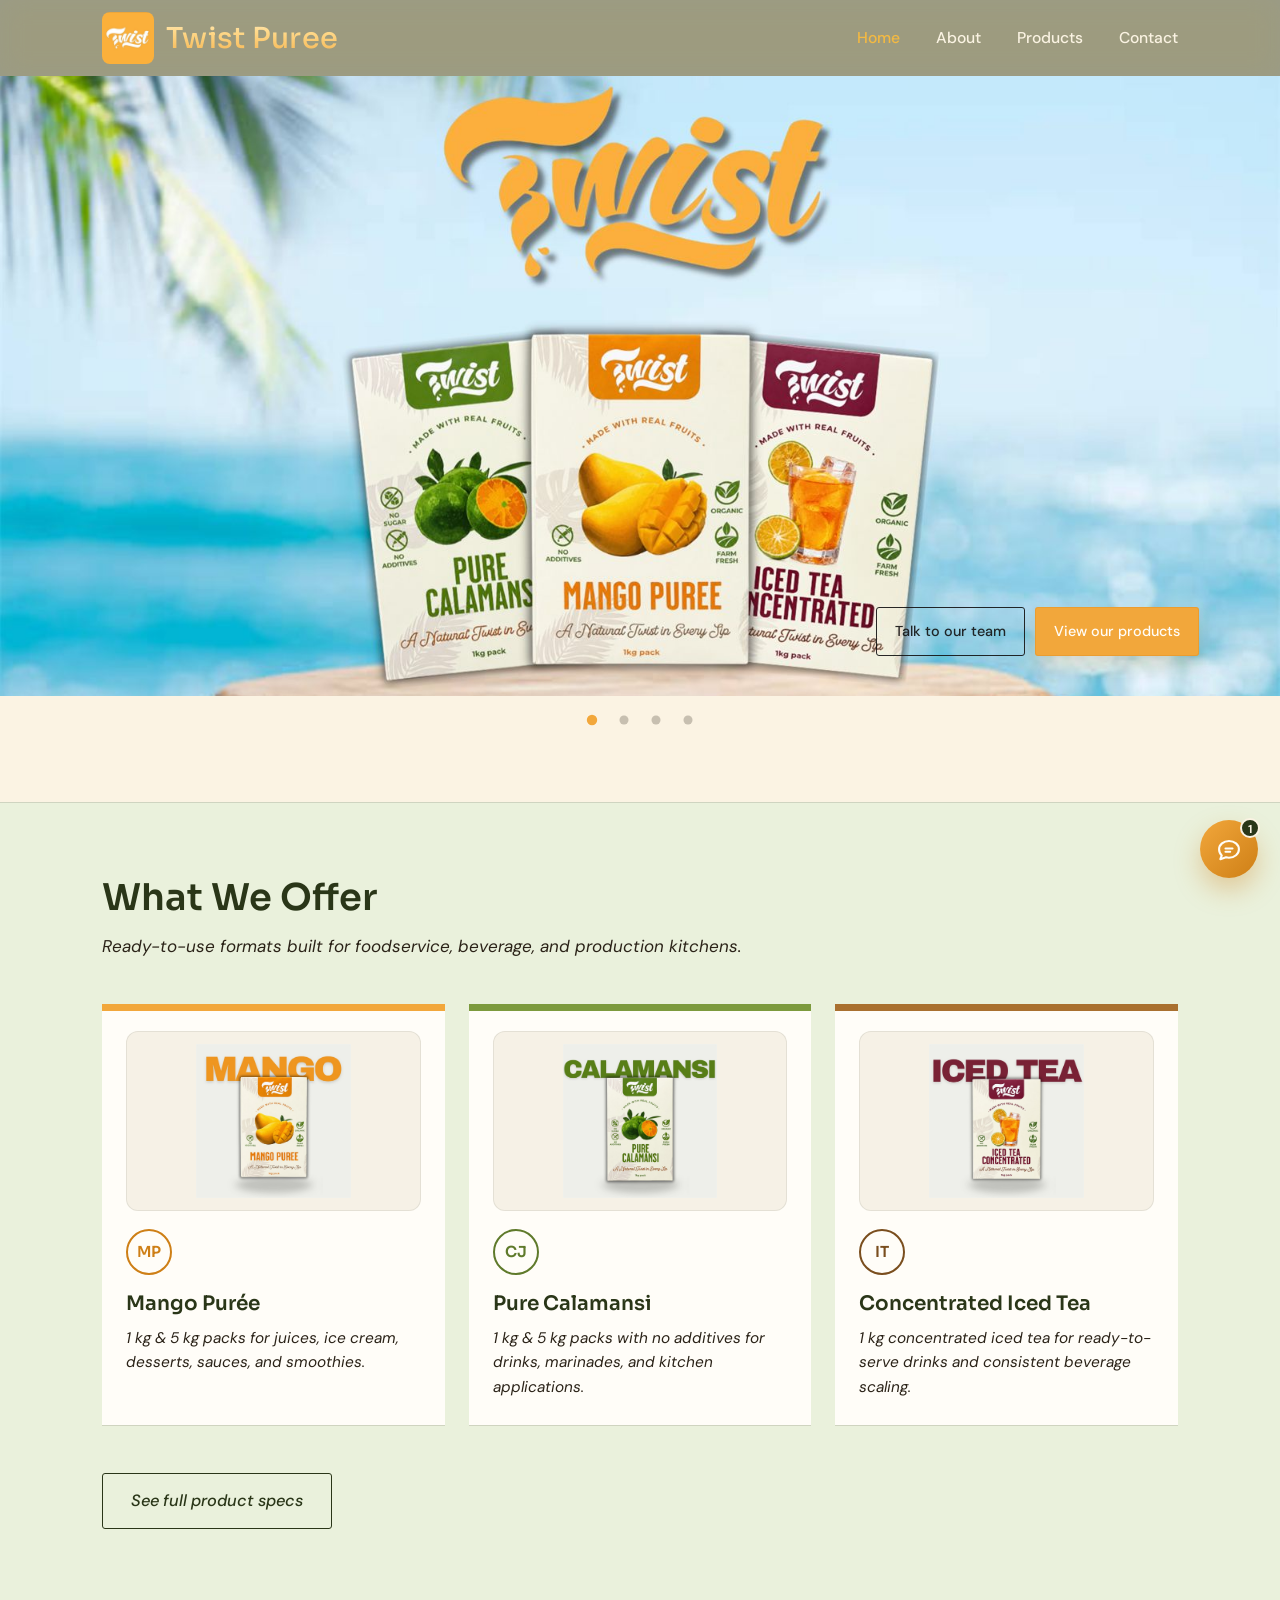
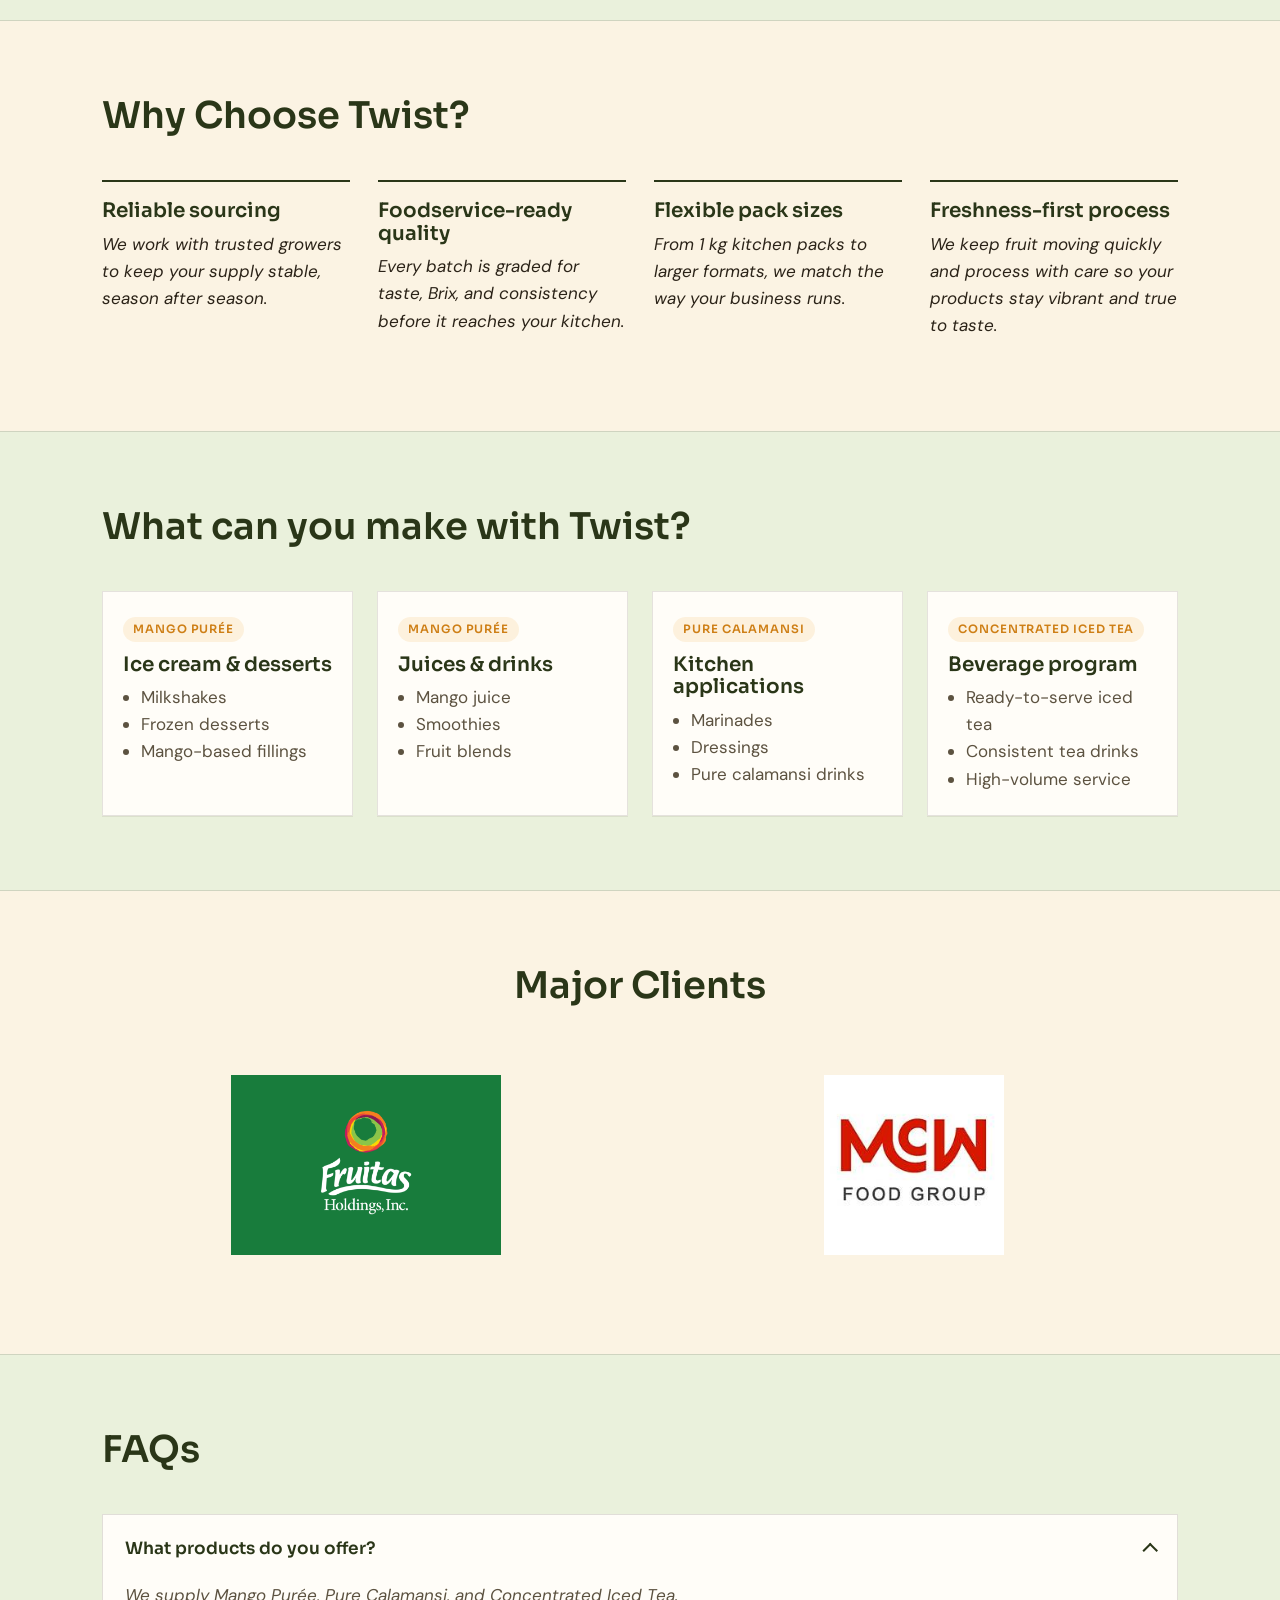
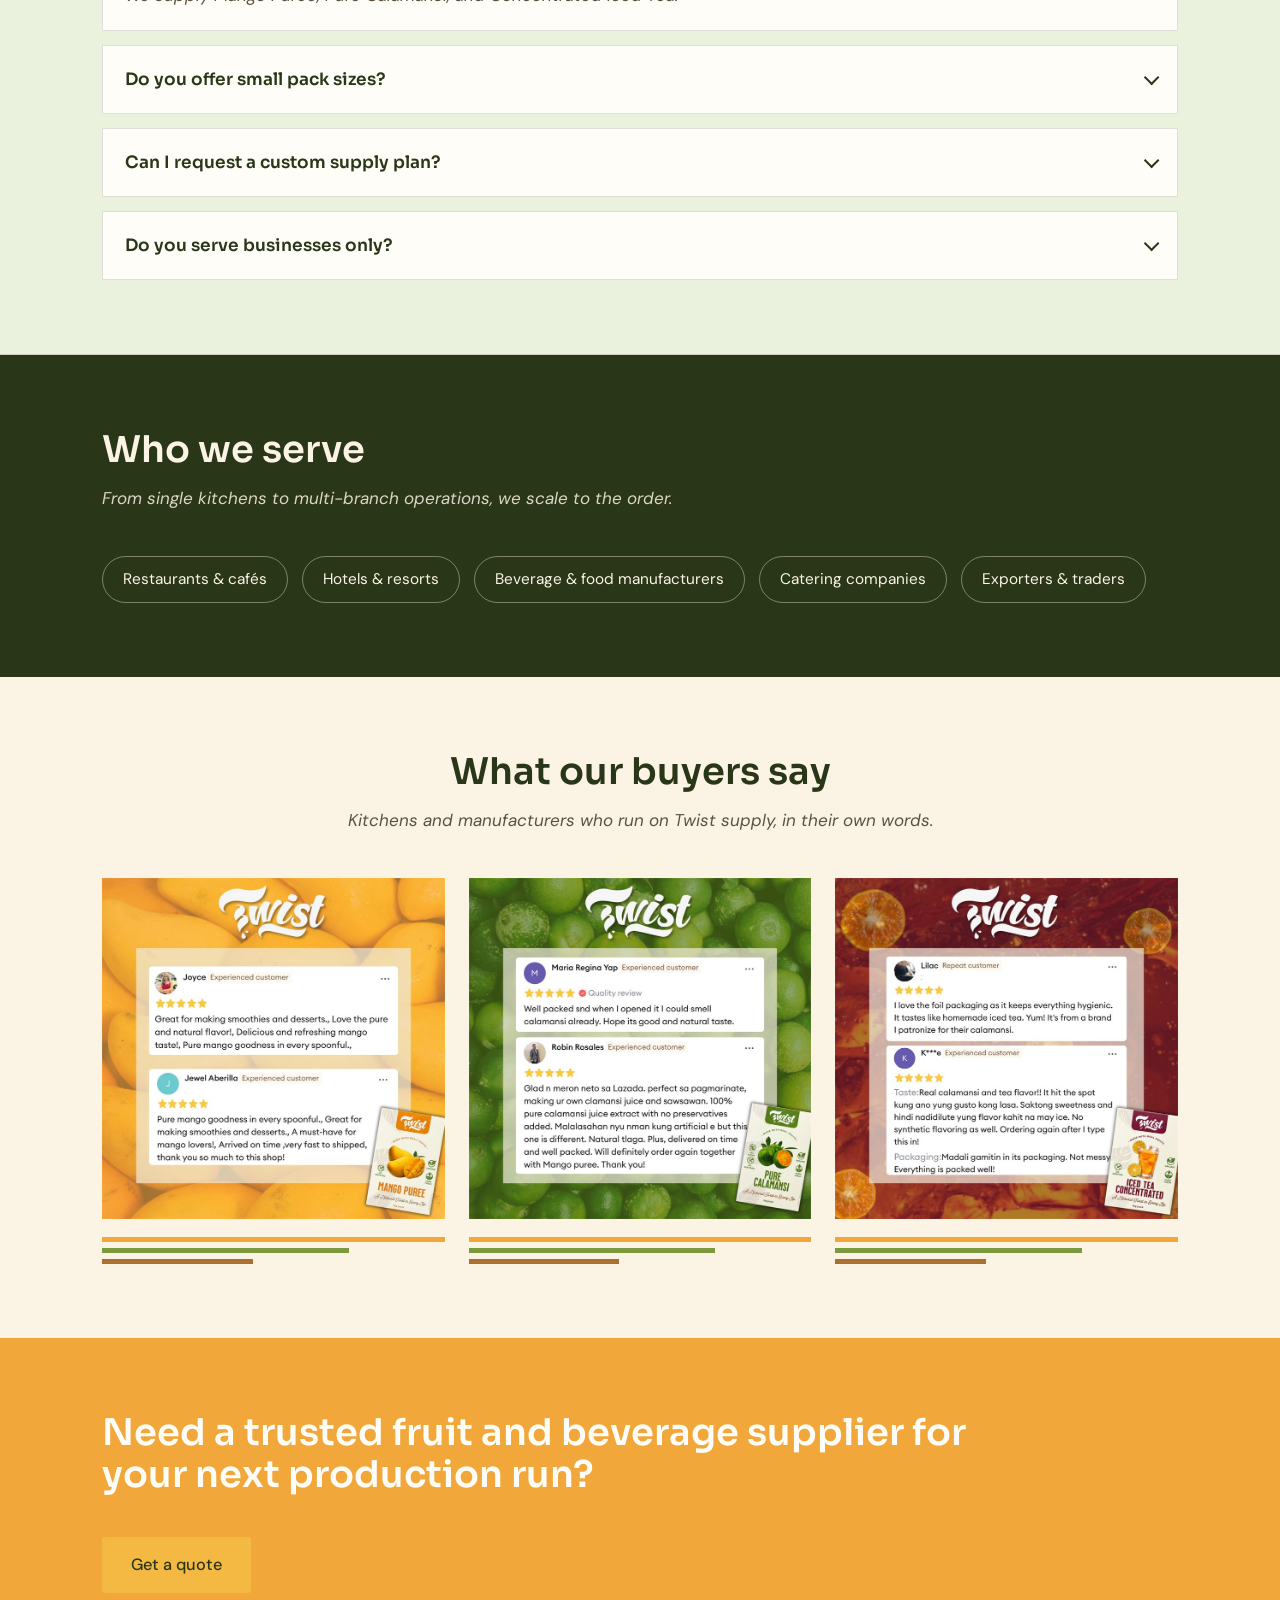
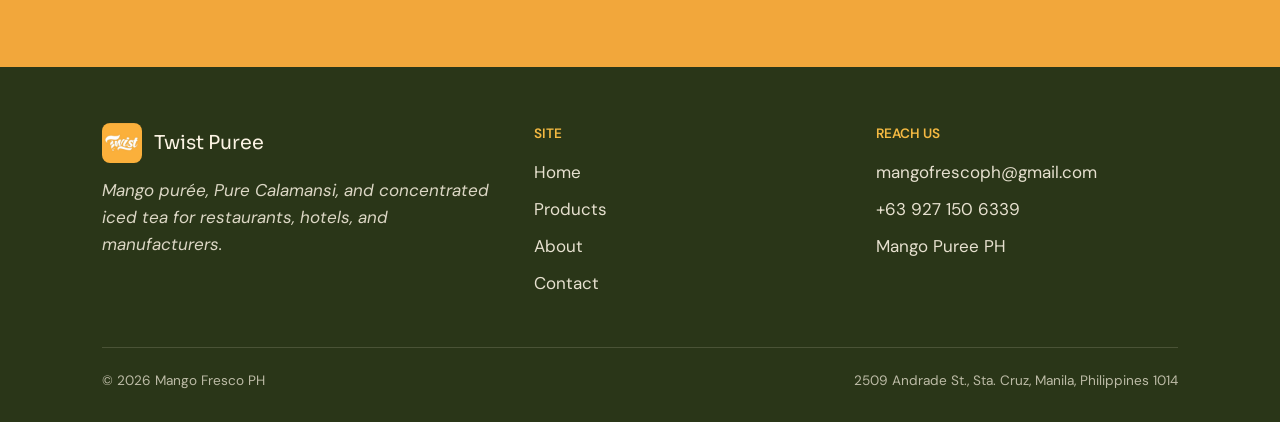
<file: index.html>
<!DOCTYPE html>
<html lang="en">
<head>
<meta charset="UTF-8">
<meta name="viewport" content="width=device-width, initial-scale=1.0">
<title>Twist Puree — Mango, Calamansi &amp; Iced Tea Supply</title>
<meta name="description" content="Twist supplies mango purée, Pure Calamansi, and concentrated iced tea to restaurants, hotels, and food manufacturers.">
<link rel="preconnect" href="https://fonts.googleapis.com">
<link rel="preconnect" href="https://fonts.gstatic.com" crossorigin>
<link href="https://fonts.googleapis.com/css2?family=DM+Sans:wght@400;500;700&family=Sora:wght@400;500;600;700&display=swap" rel="stylesheet">
<link rel="icon" type="image/jpeg" href="PICTURES/twist-logo.jpg">
<link rel="stylesheet" href="style.css">
</head>
<body>

<header class="site-header">
  <nav class="nav">
    <a href="index.html" class="logo"><img src="PICTURES/twist-logo.jpg" alt="Twist logo" class="logo-mark">Twist Puree</a>
    <button class="nav-toggle" aria-label="Toggle menu" aria-expanded="false">
      <svg viewBox="0 0 24 24" fill="none" stroke="currentColor" stroke-width="2"><line x1="3" y1="6" x2="21" y2="6"/><line x1="3" y1="12" x2="21" y2="12"/><line x1="3" y1="18" x2="21" y2="18"/></svg>
    </button>
    <ul class="nav-links">
      <li><a href="index.html" class="active">Home</a></li>
      <li><a href="about.html">About</a></li>
      <li><a href="products.html">Products</a></li>
      <li><a href="contact.html">Contact</a></li>
    </ul>
  </nav>
</header>

<main>

  <!-- ============ HERO ============ -->
  <section class="hero">
    <div class="carousel hero-slider" id="productCarousel" aria-label="Featured Twist products">
      <div class="carousel-track" id="productCarouselTrack">
        <div class="carousel-slides" id="productCarouselSlides">
          <article class="carousel-slide hero-slide" style="background-image: url('PICTURES/First Pic - Front Page.jpg');">
            <div class="hero-slide-content">
              <div class="hero-actions">
                <a href="contact.html" class="btn btn-outline btn-light">Talk to our team</a>
                <a href="products.html" class="btn btn-primary">View our products</a>
              </div>
            </div>
          </article>

          <article class="carousel-slide hero-slide hero-slide--mango" style="background-image: url('PICTURES/Second Pic - Front Page.jpg');">
            <div class="hero-slide-content">
              <div class="hero-actions">
                <a href="contact.html" class="btn btn-outline btn-light">Talk to our team</a>
                <a href="products.html" class="btn btn-primary">View our products</a>
              </div>
            </div>
          </article>

          <article class="carousel-slide hero-slide hero-slide--calamansi" style="background-image: url('PICTURES/Third Pic - Front Page.jpg');">
            <div class="hero-slide-content">
              <div class="hero-actions">
                <a href="contact.html" class="btn btn-outline btn-light">Talk to our team</a>
                <a href="products.html" class="btn btn-primary">View our products</a>
              </div>
            </div>
          </article>

          <article class="carousel-slide hero-slide hero-slide--tea" style="background-image: url('PICTURES/Fourth Pic - Front Page.jpg');">
            <div class="hero-slide-content">
              <div class="hero-actions">
                <a href="contact.html" class="btn btn-outline btn-light">Talk to our team</a>
                <a href="products.html" class="btn btn-primary">View our products</a>
              </div>
            </div>
          </article>
        </div>
      </div>

    </div>
    <div class="carousel-dots" id="carouselDots" aria-hidden="true"></div>
  </section>

  <!-- ============ PRODUCTS ============ -->
  <section id="products" class="section-band">
    <div class="wrap">
      <div class="section-head">
        <h2>What We Offer</h2>
        <p>Ready-to-use formats built for foodservice, beverage, and production kitchens.</p>
      </div>
      <div class="crate-grid">
        <div class="crate crate--mango">
          <img class="crate-image" src="PICTURES/Mango Puree - Product Only.jpg" alt="Mango Purée product" loading="lazy" decoding="async" width="800" height="797" />
          <div class="crate-stamp">MP</div>
          <h3>Mango Purée</h3>
          <p>1 kg &amp; 5 kg packs for juices, ice cream, desserts, sauces, and smoothies.</p>
        </div>
        <div class="crate crate--calamansi">
          <img class="crate-image" src="PICTURES/Calamansi - Product Only.jpg" alt="Pure Calamansi product" loading="lazy" decoding="async" width="800" height="797" />
          <div class="crate-stamp">CJ</div>
          <h3>Pure Calamansi</h3>
          <p>1 kg &amp; 5 kg packs with no additives for drinks, marinades, and kitchen applications.</p>
        </div>
        <div class="crate crate--tea">
          <img class="crate-image" src="PICTURES/Iced Tea - Product Only.jpg" alt="Concentrated Iced Tea product" loading="lazy" decoding="async" width="800" height="797" />
          <div class="crate-stamp">IT</div>
          <h3>Concentrated Iced Tea</h3>
          <p>1 kg concentrated iced tea for ready-to-serve drinks and consistent beverage scaling.</p>
        </div>
      </div>
      <p style="margin-top: 30px;"><a href="products.html" class="btn btn-outline">See full product specs</a></p>
    </div>
  </section>

  <!-- ============ WHY US ============ -->
  <section>
    <div class="wrap">
      <div class="section-head">
        <h2>Why Choose Twist?</h2>
      </div>
      <div class="feature-list">
        <div class="feature">
          <h3>Reliable sourcing</h3>
          <p>We work with trusted growers to keep your supply stable, season after season.</p>
        </div>
        <div class="feature">
          <h3>Foodservice-ready quality</h3>
          <p>Every batch is graded for taste, Brix, and consistency before it reaches your kitchen.</p>
        </div>
        <div class="feature">
          <h3>Flexible pack sizes</h3>
          <p>From 1 kg kitchen packs to larger formats, we match the way your business runs.</p>
        </div>
        <div class="feature">
          <h3>Freshness-first process</h3>
          <p>We keep fruit moving quickly and process with care so your products stay vibrant and true to taste.</p>
        </div>
      </div>
    </div>
  </section>

  <section class="section-band">
    <div class="wrap">
      <div class="section-head">
        <h2>What can you make with Twist?</h2>
      </div>
      <div class="application-grid">
        <div class="application-card">
          <span class="package-tag">Mango Purée</span>
          <h3>Ice cream &amp; desserts</h3>
          <ul>
            <li>Milkshakes</li>
            <li>Frozen desserts</li>
            <li>Mango-based fillings</li>
          </ul>
        </div>
        <div class="application-card">
          <span class="package-tag">Mango Purée</span>
          <h3>Juices &amp; drinks</h3>
          <ul>
            <li>Mango juice</li>
            <li>Smoothies</li>
            <li>Fruit blends</li>
          </ul>
        </div>
        <div class="application-card">
          <span class="package-tag">Pure Calamansi</span>
          <h3>Kitchen applications</h3>
          <ul>
            <li>Marinades</li>
            <li>Dressings</li>
            <li>Pure calamansi drinks</li>
          </ul>
        </div>
        <div class="application-card">
          <span class="package-tag">Concentrated Iced Tea</span>
          <h3>Beverage program</h3>
          <ul>
            <li>Ready-to-serve iced tea</li>
            <li>Consistent tea drinks</li>
            <li>High-volume service</li>
          </ul>
        </div>
      </div>
    </div>
  </section>

  <section>
    <div class="wrap">
      <div class="section-head center">
        <h2>Major Clients</h2>
      </div>
      <div class="client-grid">
        <div class="client-card">
          <img src="PICTURES/FRUITAS LOGO.jpg" alt="Fruitas logo" loading="lazy" decoding="async" width="1920" height="1280">
        </div>
        <div class="client-card">
          <img src="PICTURES/MCW LOGO.jpg" alt="MCW logo" loading="lazy" decoding="async" width="220" height="220">
        </div>
      </div>
    </div>
  </section>

  <section class="section-band">
    <div class="wrap">
      <div class="section-head">
        <h2>FAQs</h2>
      </div>
      <div class="faq-list">
        <details class="faq-item" open>
          <summary>What products do you offer?</summary>
          <p>We supply Mango Purée, Pure Calamansi, and Concentrated Iced Tea.</p>
        </details>
        <details class="faq-item">
          <summary>Do you offer small pack sizes?</summary>
          <p>Yes. Mango Purée and Pure Calamansi are available in 1 kg and 5 kg packs. Concentrated Iced Tea is available in a 1 kg pack.</p>
        </details>
        <details class="faq-item">
          <summary>Can I request a custom supply plan?</summary>
          <p>Absolutely. We can align volume, delivery schedule, and pack sizes to how your business orders.</p>
        </details>
        <details class="faq-item">
          <summary>Do you serve businesses only?</summary>
          <p>No. We also sell our products on <a href="https://s.lazada.com.ph/s.Z7be90?c=y" target="_blank" rel="noopener">Lazada</a>, where you can check out and place an order. You may also find the Lazada link in our Contact page.</p>
        </details>
      </div>
    </div>
  </section>

  <!-- ============ WHO WE SERVE ============ -->
  <section class="section-grove">
    <div class="wrap">
      <div class="section-head">
        <h2>Who we serve</h2>
        <p style="color: rgba(251,243,227,0.85);">From single kitchens to multi-branch operations, we scale to the order.</p>
      </div>
      <ul class="serve-list">
        <li>Restaurants &amp; cafés</li>
        <li>Hotels &amp; resorts</li>
        <li>Beverage &amp; food manufacturers</li>
        <li>Catering companies</li>
        <li>Exporters &amp; traders</li>
      </ul>
    </div>
  </section>

  <!-- ============ REVIEWS ============ -->
  <section class="section-band section-reviews">
    <div class="wrap">
      <div class="section-head center">
        <h2>What our buyers say</h2>
        <p style="color: var(--ink-soft);">Kitchens and manufacturers who run on Twist supply, in their own words.</p>
      </div>
      <div class="review-grid">
        <figure class="review">
          <div class="review-photo"><img src="PICTURES/Mango - Review.jpg" alt="Mango Purée customer review" loading="lazy" decoding="async" width="800" height="797"></div>
          <div class="review-rule" aria-hidden="true"><span></span><span></span><span></span></div>
        </figure>
        <figure class="review">
          <div class="review-photo"><img src="PICTURES/Calamansi - Review.jpg" alt="Pure Calamansi customer review" loading="lazy" decoding="async" width="800" height="797"></div>
          <div class="review-rule" aria-hidden="true"><span></span><span></span><span></span></div>
        </figure>
        <figure class="review">
          <div class="review-photo"><img src="PICTURES/Iced Tea - Review.jpg" alt="Concentrated Iced Tea customer review" loading="lazy" decoding="async" width="800" height="797"></div>
          <div class="review-rule" aria-hidden="true"><span></span><span></span><span></span></div>
        </figure>
      </div>
    </div>
  </section>

  <!-- ============ CTA ============ -->
  <section class="section-mango cta-band">
    <div class="wrap">
      <h2>Need a trusted fruit and beverage supplier for your next production run?</h2>
      <a href="contact.html" class="btn btn-on-dark">Get a quote</a>
    </div>
  </section>

</main>

<footer class="site-footer">
  <div class="wrap">
    <div class="footer-grid">
      <div>
        <div class="footer-logo">
          <img src="PICTURES/twist-logo.jpg" alt="Twist logo" loading="lazy" decoding="async" width="960" height="960">
          <span>Twist Puree</span>
        </div>
        <p style="max-width: 34ch; opacity: 0.85;">Mango purée, Pure Calamansi, and concentrated iced tea for restaurants, hotels, and manufacturers.</p>
      </div>
      <div>
        <h4>SITE</h4>
        <ul>
          <li><a href="index.html">Home</a></li>
          <li><a href="products.html">Products</a></li>
          <li><a href="about.html">About</a></li>
          <li><a href="contact.html">Contact</a></li>
        </ul>
      </div>
      <div>
        <h4>REACH US</h4>
        <ul>
          <li><a href="mailto:mangofrescoph@gmail.com">mangofrescoph@gmail.com</a></li>
          <li><a href="tel:+639271506339">+63 927 150 6339</a></li>
          <li><a href="https://www.facebook.com/mangofrescoph/" target="_blank" rel="noopener">Mango Puree PH</a></li>
        </ul>
      </div>
    </div>
    <div class="footer-bottom">
      <span>&copy; 2026 Mango Fresco PH</span>
      <span>2509 Andrade St., Sta. Cruz, Manila, Philippines 1014</span>
    </div>
  </div>
</footer>

<script src="script.js"></script>
<script src="chatbot.js" defer></script>
</body>
</html>
</file>
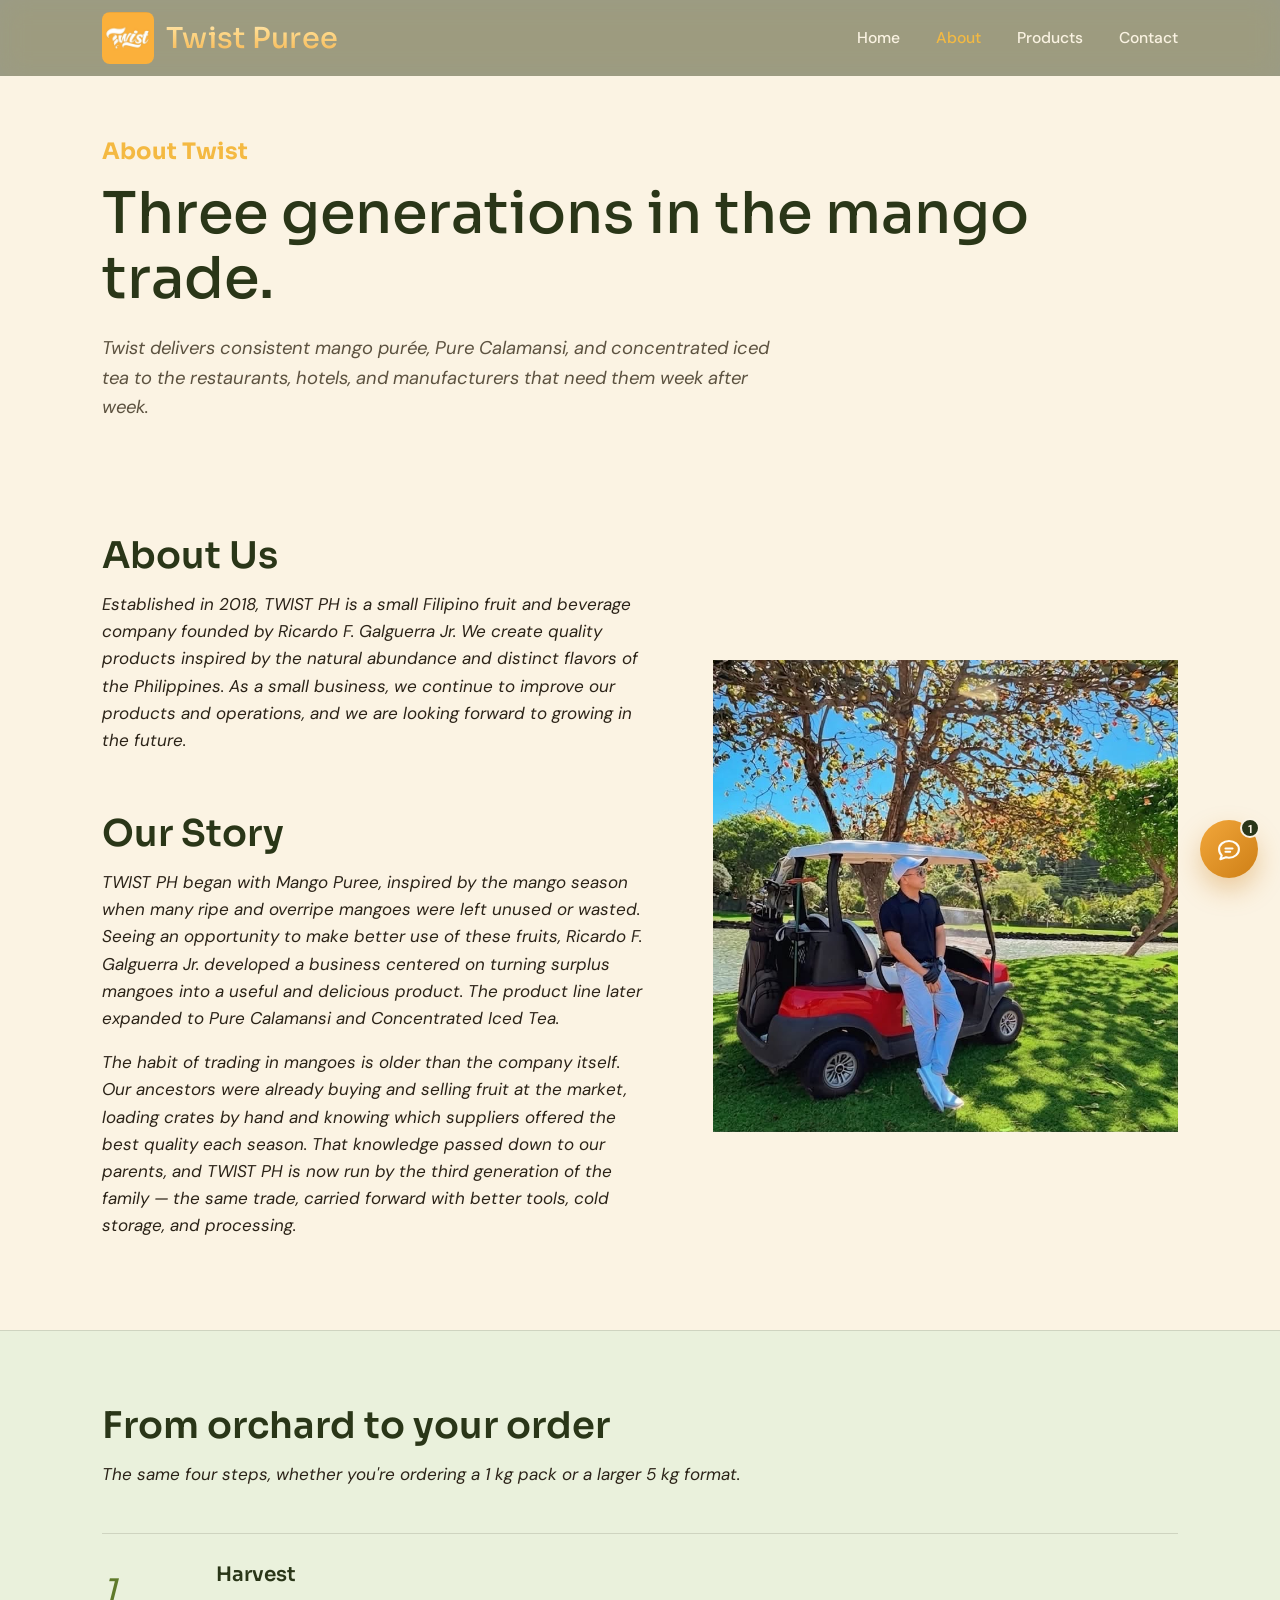
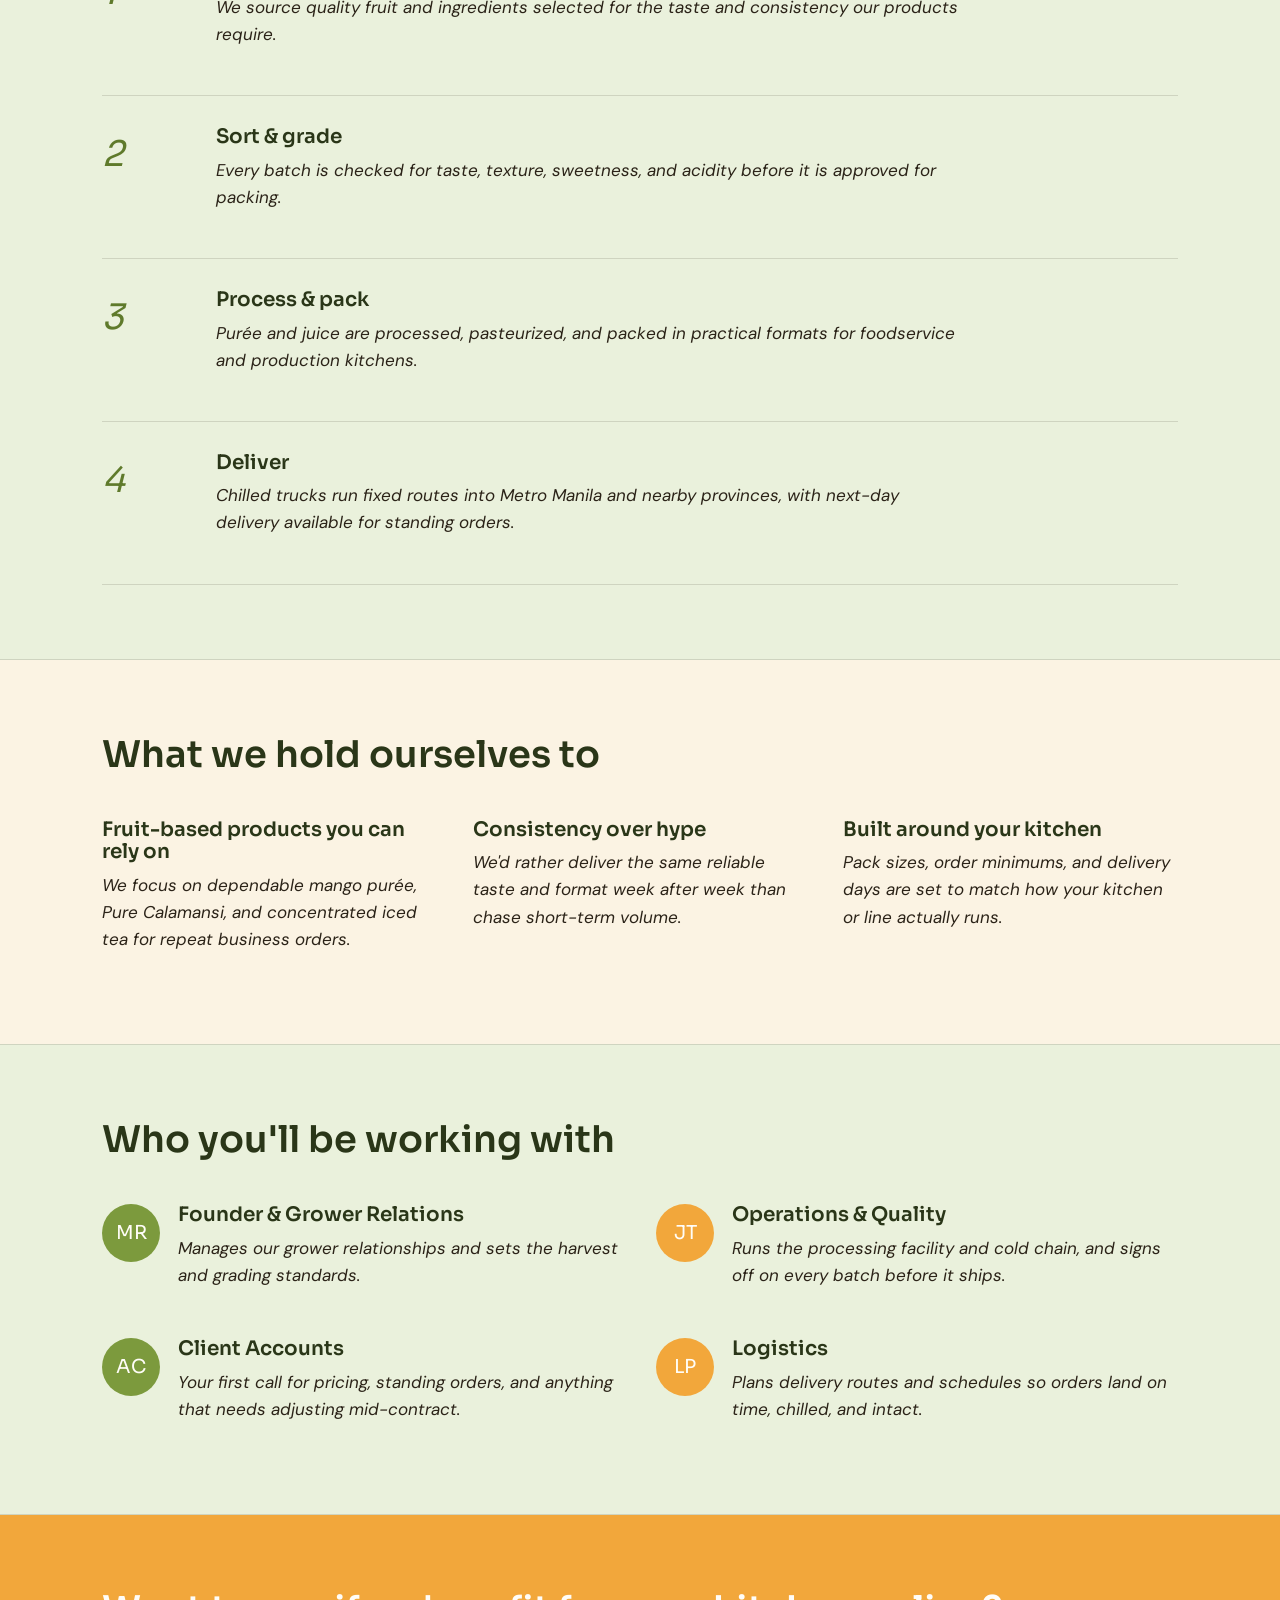
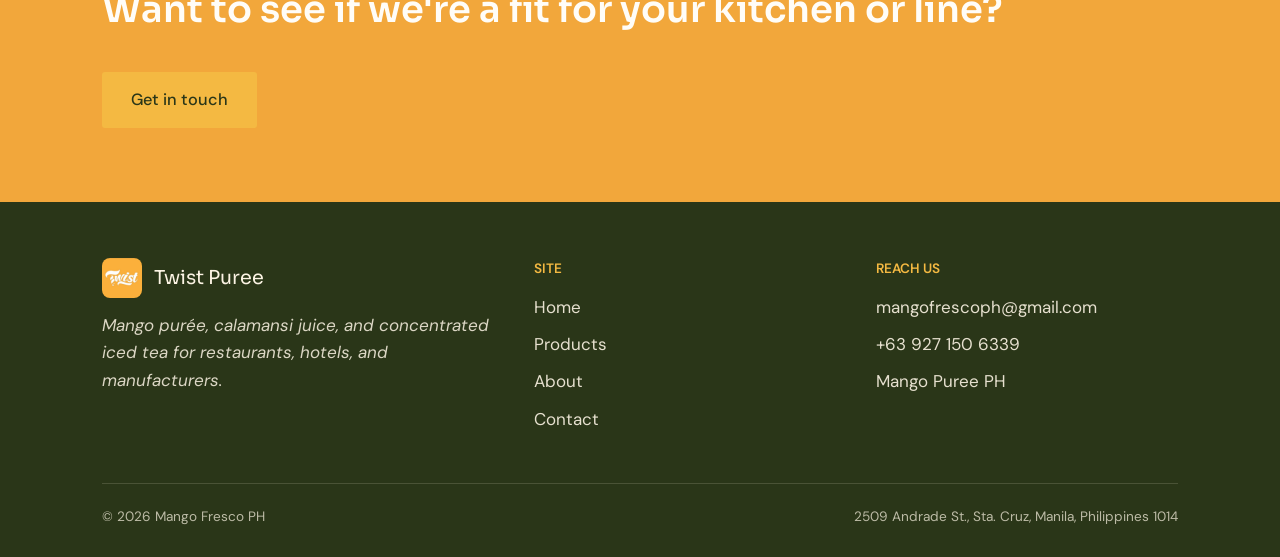
<file: about.html>
<!DOCTYPE html>
<html lang="en">
<head>
<meta charset="UTF-8">
<meta name="viewport" content="width=device-width, initial-scale=1.0">
<title>About — Twist Puree</title>
<meta name="description" content="How Twist processes and delivers mango purée, Pure Calamansi, and concentrated iced tea to restaurants and manufacturers.">
<link rel="preconnect" href="https://fonts.googleapis.com">
<link rel="preconnect" href="https://fonts.gstatic.com" crossorigin>
<link href="https://fonts.googleapis.com/css2?family=DM+Sans:wght@400;500;700&family=Sora:wght@400;500;600;700&display=swap" rel="stylesheet">
<link rel="icon" type="image/jpeg" href="PICTURES/twist-logo.jpg">
<link rel="stylesheet" href="style.css">
</head>
<body>

<header class="site-header">
  <nav class="nav">
    <a href="index.html" class="logo"><img src="PICTURES/twist-logo.jpg" alt="Twist logo" class="logo-mark">Twist Puree</a>
    <button class="nav-toggle" aria-label="Toggle menu" aria-expanded="false">
      <svg viewBox="0 0 24 24" fill="none" stroke="currentColor" stroke-width="2"><line x1="3" y1="6" x2="21" y2="6"/><line x1="3" y1="12" x2="21" y2="12"/><line x1="3" y1="18" x2="21" y2="18"/></svg>
    </button>
    <ul class="nav-links">
      <li><a href="index.html">Home</a></li>
      <li><a href="about.html" class="active">About</a></li>
      <li><a href="products.html">Products</a></li>
      <li><a href="contact.html">Contact</a></li>
    </ul>
  </nav>
</header>

<main>

  <section class="page-hero">
    <div class="wrap">
      <div class="hero-eyebrow">About Twist</div>
      <h1>Three generations in the mango trade.</h1>
      <p class="lede">Twist delivers consistent mango purée, Pure Calamansi, and concentrated iced tea to the restaurants, hotels, and manufacturers that need them week after week.</p>
    </div>
  </section>

  <!-- ============ STORY ============ -->
  <section>
    <div class="wrap about-intro">
      <div class="about-copy-column">
        <div class="about-copy">
          <h2>About Us</h2>
          <p>Established in 2018, TWIST PH is a small Filipino fruit and beverage company founded by Ricardo F. Galguerra Jr. We create quality products inspired by the natural abundance and distinct flavors of the Philippines. As a small business, we continue to improve our products and operations, and we are looking forward to growing in the future.</p>
        </div>
        <div class="about-copy">
          <h2>Our Story</h2>
          <p>TWIST PH began with Mango Puree, inspired by the mango season when many ripe and overripe mangoes were left unused or wasted. Seeing an opportunity to make better use of these fruits, Ricardo F. Galguerra Jr. developed a business centered on turning surplus mangoes into a useful and delicious product. The product line later expanded to Pure Calamansi and Concentrated Iced Tea.</p>
          <p>The habit of trading in mangoes is older than the company itself. Our ancestors were already buying and selling fruit at the market, loading crates by hand and knowing which suppliers offered the best quality each season. That knowledge passed down to our parents, and TWIST PH is now run by the third generation of the family — the same trade, carried forward with better tools, cold storage, and processing.</p>
        </div>
      </div>
      <img class="founder-photo-space" src="PICTURES/TWIST FOUNDER.jpg" alt="TWIST founder" loading="lazy" decoding="async" width="832" height="833">
    </div>
  </section>

  <!-- ============ PROCESS ============ -->
  <section class="section-band">
    <div class="wrap">
      <div class="section-head">
        <h2>From orchard to your order</h2>
        <p>The same four steps, whether you're ordering a 1 kg pack or a larger 5 kg format.</p>
      </div>
      <div class="process">
        <div class="process-step">
          <div class="process-num">1</div>
          <div>
            <h3>Harvest</h3>
            <p>We source quality fruit and ingredients selected for the taste and consistency our products require.</p>
          </div>
        </div>
        <div class="process-step">
          <div class="process-num">2</div>
          <div>
            <h3>Sort &amp; grade</h3>
            <p>Every batch is checked for taste, texture, sweetness, and acidity before it is approved for packing.</p>
          </div>
        </div>
        <div class="process-step">
          <div class="process-num">3</div>
          <div>
            <h3>Process &amp; pack</h3>
            <p>Purée and juice are processed, pasteurized, and packed in practical formats for foodservice and production kitchens.</p>
          </div>
        </div>
        <div class="process-step">
          <div class="process-num">4</div>
          <div>
            <h3>Deliver</h3>
            <p>Chilled trucks run fixed routes into Metro Manila and nearby provinces, with next-day delivery available for standing orders.</p>
          </div>
        </div>
      </div>
    </div>
  </section>

  <!-- ============ VALUES ============ -->
  <section>
    <div class="wrap">
      <div class="section-head">
        <h2>What we hold ourselves to</h2>
      </div>
      <div class="value-grid">
        <div>
          <h3>Fruit-based products you can rely on</h3>
            <p>We focus on dependable mango purée, Pure Calamansi, and concentrated iced tea for repeat business orders.</p>
        </div>
        <div>
          <h3>Consistency over hype</h3>
          <p>We'd rather deliver the same reliable taste and format week after week than chase short-term volume.</p>
        </div>
        <div>
          <h3>Built around your kitchen</h3>
          <p>Pack sizes, order minimums, and delivery days are set to match how your kitchen or line actually runs.</p>
        </div>
      </div>
    </div>
  </section>

  <!-- ============ TEAM ============ -->
  <section class="section-band">
    <div class="wrap">
      <div class="section-head">
        <h2>Who you'll be working with</h2>
      </div>
      <div class="team-grid">
        <div class="team-card">
          <div class="team-avatar">MR</div>
          <div>
            <h3>Founder &amp; Grower Relations</h3>
            <p>Manages our grower relationships and sets the harvest and grading standards.</p>
          </div>
        </div>
        <div class="team-card">
          <div class="team-avatar">JT</div>
          <div>
            <h3>Operations &amp; Quality</h3>
            <p>Runs the processing facility and cold chain, and signs off on every batch before it ships.</p>
          </div>
        </div>
        <div class="team-card">
          <div class="team-avatar">AC</div>
          <div>
            <h3>Client Accounts</h3>
            <p>Your first call for pricing, standing orders, and anything that needs adjusting mid-contract.</p>
          </div>
        </div>
        <div class="team-card">
          <div class="team-avatar">LP</div>
          <div>
            <h3>Logistics</h3>
            <p>Plans delivery routes and schedules so orders land on time, chilled, and intact.</p>
          </div>
        </div>
      </div>
    </div>
  </section>

  <!-- ============ CTA ============ -->
  <section class="section-mango cta-band">
    <div class="wrap">
      <h2>Want to see if we're a fit for your kitchen or line?</h2>
      <a href="contact.html" class="btn btn-on-dark">Get in touch</a>
    </div>
  </section>

</main>

<footer class="site-footer">
  <div class="wrap">
    <div class="footer-grid">
      <div>
        <div class="footer-logo">
          <img src="PICTURES/twist-logo.jpg" alt="Twist logo" loading="lazy" decoding="async" width="960" height="960">
          <span>Twist Puree</span>
        </div>
        <p style="max-width: 34ch; opacity: 0.85;">Mango purée, calamansi juice, and concentrated iced tea for restaurants, hotels, and manufacturers.</p>
      </div>
      <div>
        <h4>SITE</h4>
        <ul>
          <li><a href="index.html">Home</a></li>
          <li><a href="products.html">Products</a></li>
          <li><a href="about.html">About</a></li>
          <li><a href="contact.html">Contact</a></li>
        </ul>
      </div>
      <div>
        <h4>REACH US</h4>
        <ul>
          <li><a href="mailto:mangofrescoph@gmail.com">mangofrescoph@gmail.com</a></li>
          <li><a href="tel:+639271506339">+63 927 150 6339</a></li>
          <li><a href="https://www.facebook.com/mangofrescoph/" target="_blank" rel="noopener">Mango Puree PH</a></li>
        </ul>
      </div>
    </div>
    <div class="footer-bottom">
      <span>&copy; 2026 Mango Fresco PH</span>
      <span>2509 Andrade St., Sta. Cruz, Manila, Philippines 1014</span>
    </div>
  </div>
</footer>

<script src="script.js"></script>
<script src="chatbot.js" defer></script>
</body>
</html>
</file>
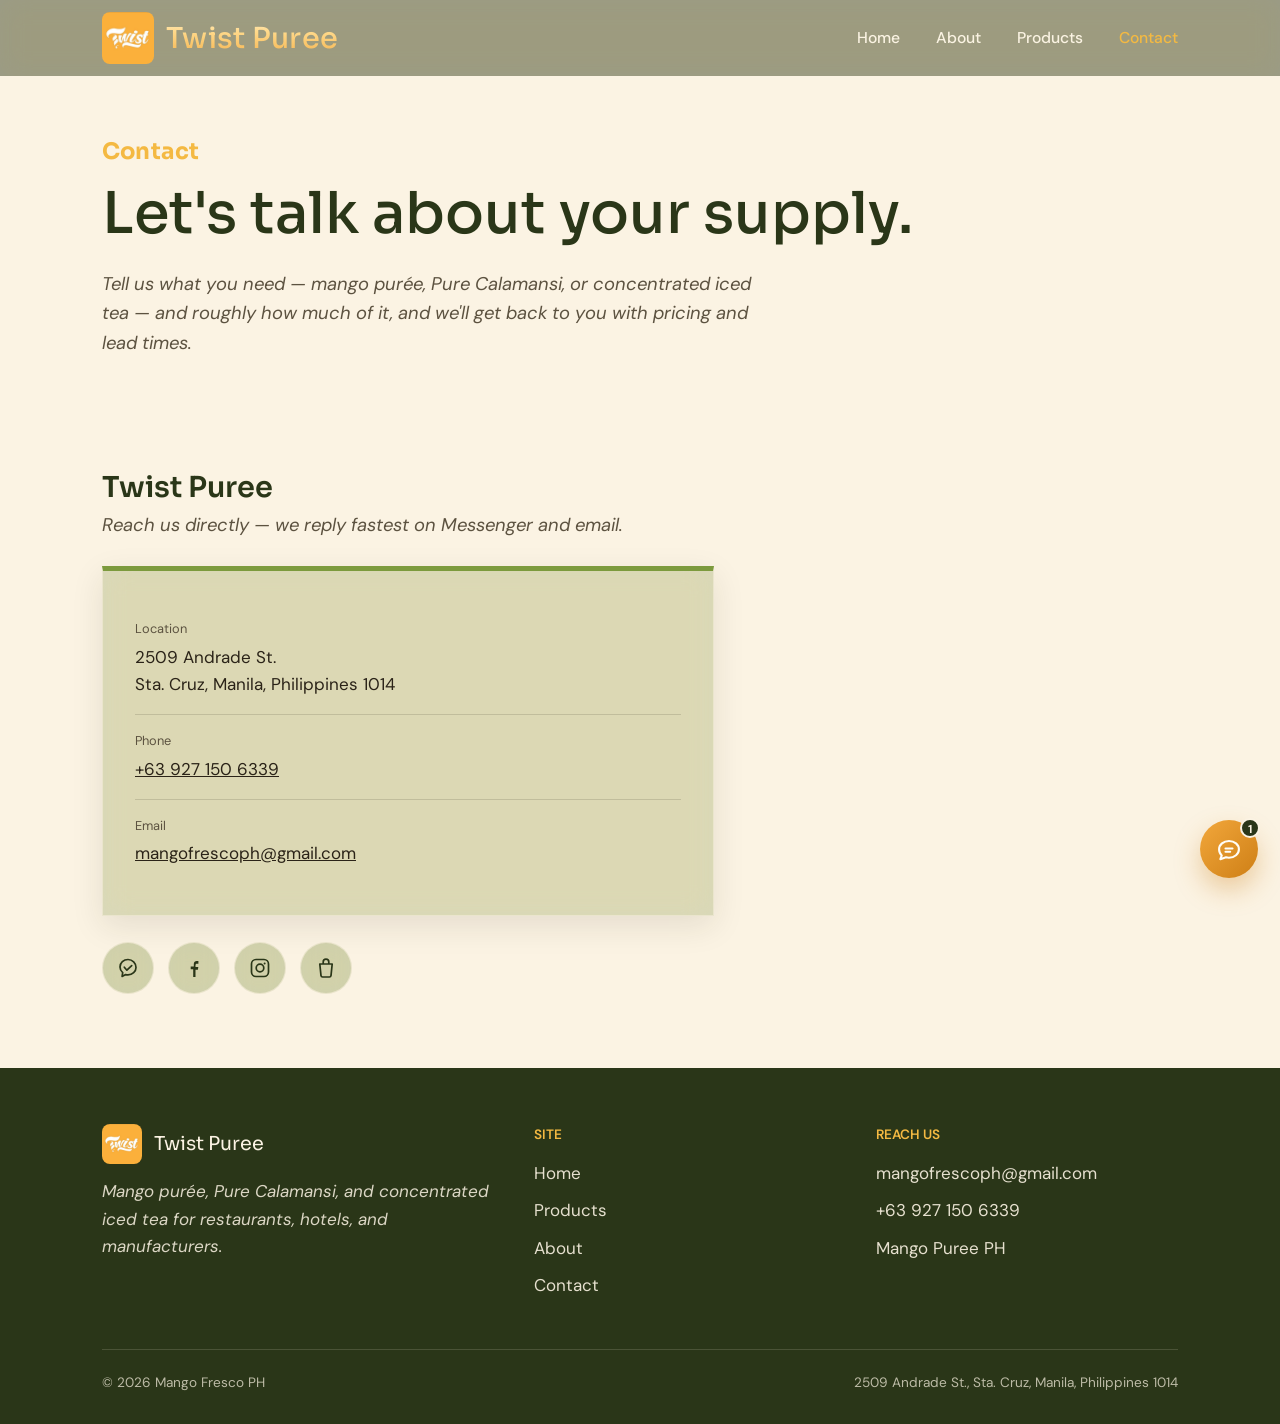
<file: contact.html>
<!DOCTYPE html>
<html lang="en">
<head>
<meta charset="UTF-8">
<meta name="viewport" content="width=device-width, initial-scale=1.0">
<title>Contact — Twist Puree</title>
<meta name="description" content="Get in touch with Twist for mango purée, Pure Calamansi, and concentrated iced tea pricing and lead times.">
<link rel="preconnect" href="https://fonts.googleapis.com">
<link rel="preconnect" href="https://fonts.gstatic.com" crossorigin>
<link href="https://fonts.googleapis.com/css2?family=DM+Sans:wght@400;500;700&family=Sora:wght@400;500;600;700&display=swap" rel="stylesheet">
<link rel="icon" type="image/jpeg" href="PICTURES/twist-logo.jpg">
<link rel="stylesheet" href="style.css">
</head>
<body>

<header class="site-header">
  <nav class="nav">
    <a href="index.html" class="logo"><img src="PICTURES/twist-logo.jpg" alt="Twist logo" class="logo-mark">Twist Puree</a>
    <button class="nav-toggle" aria-label="Toggle menu" aria-expanded="false">
      <svg viewBox="0 0 24 24" fill="none" stroke="currentColor" stroke-width="2"><line x1="3" y1="6" x2="21" y2="6"/><line x1="3" y1="12" x2="21" y2="12"/><line x1="3" y1="18" x2="21" y2="18"/></svg>
    </button>
    <ul class="nav-links">
      <li><a href="index.html">Home</a></li>
      <li><a href="about.html">About</a></li>
      <li><a href="products.html">Products</a></li>
      <li><a href="contact.html" class="active">Contact</a></li>
    </ul>
  </nav>
</header>

<main>

  <section class="page-hero">
    <div class="wrap">
      <div class="hero-eyebrow">Contact</div>
      <h1>Let's talk about your supply.</h1>
      <p class="lede">Tell us what you need — mango purée, Pure Calamansi, or concentrated iced tea — and roughly how much of it, and we'll get back to you with pricing and lead times.</p>
    </div>
  </section>

  <section>
    <div class="wrap contact-grid">

      <div>
          <h2 style="font-family: var(--font-display); font-size: 1.8rem; margin: 0 0 8px;">Twist Puree</h2>
          <p class="lede" style="margin-bottom: 26px;">Reach us directly — we reply fastest on Messenger and email.</p>

          <div class="info-card">
            <div class="info-row">
              <div class="label">Location</div>
              <div>2509 Andrade St.<br>Sta. Cruz, Manila, Philippines 1014</div>
            </div>
            <div class="info-row">
              <div class="label">Phone</div>
              <div><a href="tel:+639271506339">+63 927 150 6339</a></div>
            </div>
            <div class="info-row">
              <div class="label">Email</div>
              <div><a href="mailto:mangofrescoph@gmail.com">mangofrescoph@gmail.com</a></div>
            </div>
          </div>

          <div class="social-row">
            <a class="social-btn" href="https://www.facebook.com/mangofrescoph/" target="_blank" rel="noopener" aria-label="Messenger">
              <svg viewBox="0 0 24 24" fill="none" stroke="currentColor" stroke-width="1.7" stroke-linecap="round" stroke-linejoin="round"><path d="M12 3.5C7.6 3.5 4 6.9 4 11c0 2.2 1 4.2 2.7 5.6L6.1 20.5l3.6-1.9c.7.2 1.5.3 2.3.3 4.4 0 8-3.4 8-7.5S16.4 3.5 12 3.5z"/><path d="M8.3 11.2l2.6 3 4.8-4.5"/></svg>
            </a>
            <a class="social-btn" href="https://www.facebook.com/mangofrescoph/" target="_blank" rel="noopener" aria-label="Facebook">
              <svg viewBox="0 0 24 24" fill="currentColor"><path d="M13.5 21v-7.2h2.4l.4-2.9h-2.8V9.2c0-.9.3-1.5 1.6-1.5h1.3V5.1c-.2 0-.9-.1-1.7-.1-1.7 0-2.9 1-2.9 2.9v2.5H8.7v2.9h2.5V21h2.3z"/></svg>
            </a>
            <a class="social-btn" href="https://www.instagram.com/mangofrescoph?stkn=eWpuaHFzOTRjNXhr" target="_blank" rel="noopener" aria-label="Instagram">
              <svg viewBox="0 0 24 24" fill="none" stroke="currentColor" stroke-width="1.7"><rect x="3.5" y="3.5" width="17" height="17" rx="4.5"/><circle cx="12" cy="12" r="3.8"/><circle cx="16.6" cy="7.4" r="1" fill="currentColor" stroke="none"/></svg>
            </a>
            <a class="social-btn" href="https://s.lazada.com.ph/s.Z7be90?c=y" target="_blank" rel="noopener" aria-label="Lazada">
              <svg viewBox="0 0 24 24" fill="none" stroke="currentColor" stroke-width="1.7" stroke-linejoin="round"><path d="M5.8 8h12.4l-1.2 11.6a1.6 1.6 0 0 1-1.6 1.4H8.6a1.6 1.6 0 0 1-1.6-1.4L5.8 8z"/><path d="M9.2 8V6a2.8 2.8 0 0 1 5.6 0v2"/></svg>
            </a>
          </div>
        </div>

      <div>
        <iframe class="map-embed" loading="lazy" referrerpolicy="no-referrer-when-downgrade"
          src="https://www.google.com/maps?q=2509+Andrade+St+Santa+Cruz+Manila+Philippines+1014&output=embed"
          title="Map of 2509 Andrade St., Sta. Cruz, Manila"></iframe>
      </div>

    </div>
  </section>

</main>

<footer class="site-footer">
  <div class="wrap">
    <div class="footer-grid">
      <div>
        <div class="footer-logo">
          <img src="PICTURES/twist-logo.jpg" alt="Twist logo" loading="lazy" decoding="async" width="960" height="960">
          <span>Twist Puree</span>
        </div>
        <p style="max-width: 34ch; opacity: 0.85;">Mango purée, Pure Calamansi, and concentrated iced tea for restaurants, hotels, and manufacturers.</p>
      </div>
      <div>
        <h4>SITE</h4>
        <ul>
          <li><a href="index.html">Home</a></li>
          <li><a href="products.html">Products</a></li>
          <li><a href="about.html">About</a></li>
          <li><a href="contact.html">Contact</a></li>
        </ul>
      </div>
      <div>
        <h4>REACH US</h4>
        <ul>
          <li><a href="mailto:mangofrescoph@gmail.com">mangofrescoph@gmail.com</a></li>
          <li><a href="tel:+639271506339">+63 927 150 6339</a></li>
          <li><a href="https://www.facebook.com/mangofrescoph/" target="_blank" rel="noopener">Mango Puree PH</a></li>
        </ul>
      </div>
    </div>
    <div class="footer-bottom">
      <span>&copy; 2026 Mango Fresco PH</span>
      <span>2509 Andrade St., Sta. Cruz, Manila, Philippines 1014</span>
    </div>
  </div>
</footer>

<script src="script.js"></script>
<script src="chatbot.js" defer></script>
</body>
</html>
</file>
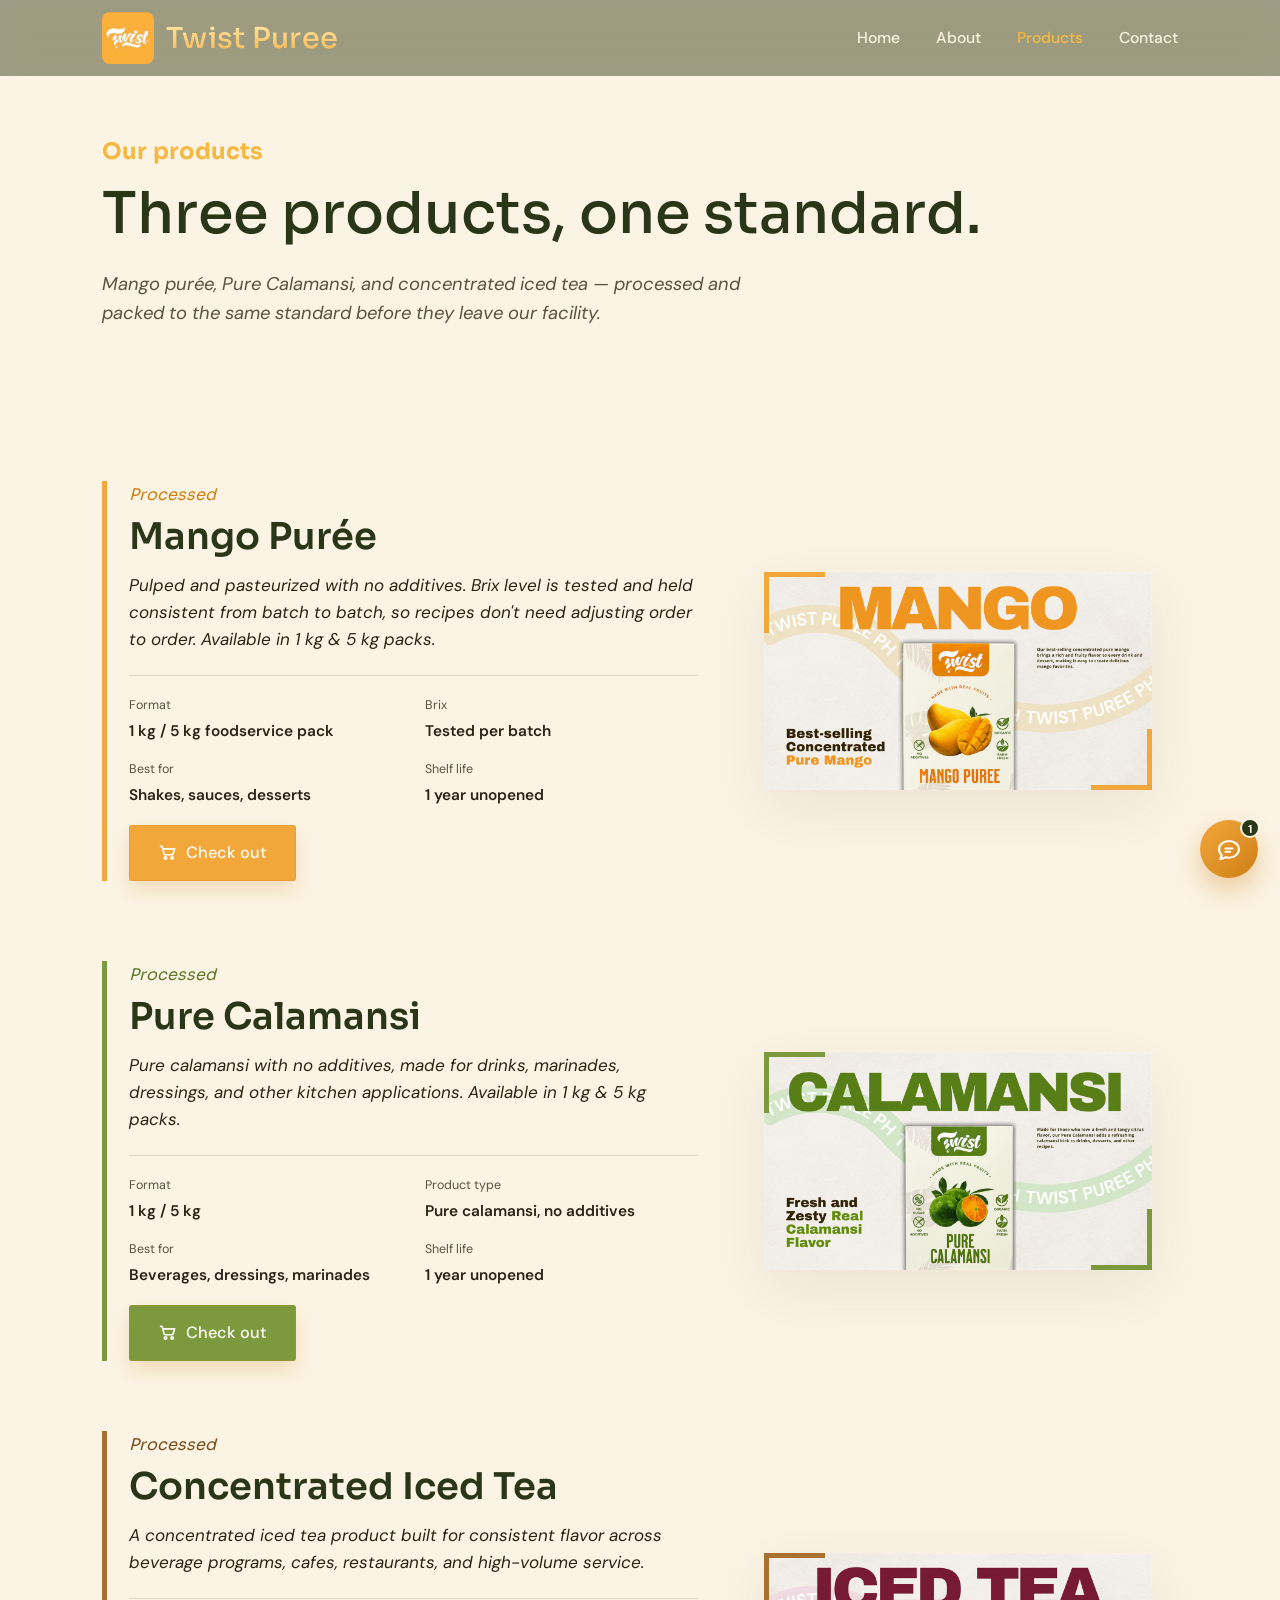
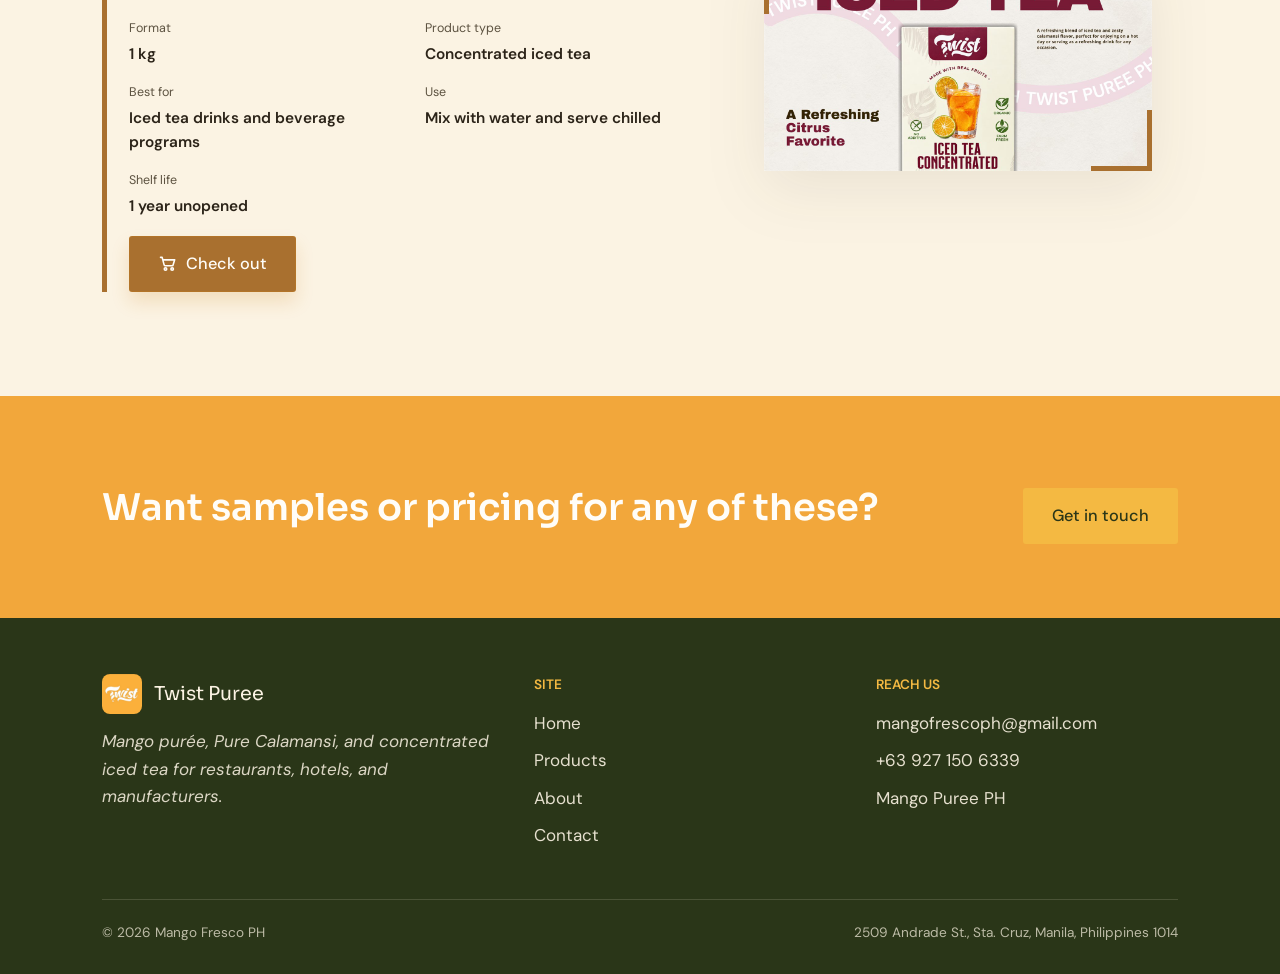
<file: products.html>
<!DOCTYPE html>
<html lang="en">
<head>
<meta charset="UTF-8">
<meta name="viewport" content="width=device-width, initial-scale=1.0">
<title>Products — Twist Puree</title>
<meta name="description" content="Mango purée, Pure Calamansi, and concentrated iced tea from Twist — pack formats, specs, and best uses.">
<link rel="preconnect" href="https://fonts.googleapis.com">
<link rel="preconnect" href="https://fonts.gstatic.com" crossorigin>
<link href="https://fonts.googleapis.com/css2?family=DM+Sans:wght@400;500;700&family=Sora:wght@400;500;600;700&display=swap" rel="stylesheet">
<link rel="icon" type="image/jpeg" href="PICTURES/twist-logo.jpg">
<link rel="stylesheet" href="style.css">
</head>
<body>

<header class="site-header">
  <nav class="nav">
    <a href="index.html" class="logo"><img src="PICTURES/twist-logo.jpg" alt="Twist logo" class="logo-mark">Twist Puree</a>
    <button class="nav-toggle" aria-label="Toggle menu" aria-expanded="false">
      <svg viewBox="0 0 24 24" fill="none" stroke="currentColor" stroke-width="2"><line x1="3" y1="6" x2="21" y2="6"/><line x1="3" y1="12" x2="21" y2="12"/><line x1="3" y1="18" x2="21" y2="18"/></svg>
    </button>
    <ul class="nav-links">
      <li><a href="index.html">Home</a></li>
      <li><a href="about.html">About</a></li>
      <li><a href="products.html" class="active">Products</a></li>
      <li><a href="contact.html">Contact</a></li>
    </ul>
  </nav>
</header>

<main>

  <section class="page-hero">
    <div class="wrap">
      <div class="hero-eyebrow">Our products</div>
      <h1>Three products, one standard.</h1>
      <p class="lede">Mango purée, Pure Calamansi, and concentrated iced tea — processed and packed to the same standard before they leave our facility.</p>
    </div>
  </section>

  <section>
    <div class="wrap">

      <!-- MANGO PUREE -->
      <div class="showcase-row reverse showcase-row--mango">
        <div class="showcase-visual">
          <span class="showcase-frame"><img src="PICTURES/Mango - w Description.jpg" alt="Mango Purée product" class="showcase-image" loading="lazy" decoding="async" width="1280" height="720" /></span>
        </div>
        <div class="showcase-copy">
          <span class="showcase-tag">Processed</span>
          <h2>Mango Purée</h2>
          <p>Pulped and pasteurized with no additives. Brix level is tested and held consistent from batch to batch, so recipes don't need adjusting order to order. Available in 1 kg &amp; 5 kg packs.</p>
          <dl class="spec-list">
            <div><dt>Format</dt><dd>1 kg / 5 kg foodservice pack</dd></div>
            <div><dt>Brix</dt><dd>Tested per batch</dd></div>
            <div><dt>Best for</dt><dd>Shakes, sauces, desserts</dd></div>
            <div><dt>Shelf life</dt><dd>1 year unopened</dd></div>
          </dl>
          <a class="btn btn-primary" href="https://s.lazada.com.ph/s.Z7be90?c=y" target="_blank" rel="noopener">
            <svg viewBox="0 0 24 24" fill="none" stroke="currentColor" stroke-width="1.9" stroke-linecap="round" stroke-linejoin="round" aria-hidden="true"><circle cx="9" cy="18" r="1.5"></circle><circle cx="17" cy="18" r="1.5"></circle><path d="M3 4h2l2.4 9.3a1 1 0 0 0 1 .7h8.7a1 1 0 0 0 1-.8L20 7H7"></path></svg>
            Check out
          </a>
        </div>
      </div>

      <!-- PURE CALAMANSI -->
      <div class="showcase-row reverse showcase-row--calamansi">
        <div class="showcase-visual">
          <span class="showcase-frame"><img src="PICTURES/Calamansi - w Description.jpg" alt="Pure Calamansi product" class="showcase-image" loading="lazy" decoding="async" width="1280" height="720" /></span>
        </div>
        <div class="showcase-copy">
          <span class="showcase-tag">Processed</span>
          <h2>Pure Calamansi</h2>
          <p>Pure calamansi with no additives, made for drinks, marinades, dressings, and other kitchen applications. Available in 1 kg &amp; 5 kg packs.</p>
          <dl class="spec-list">
            <div><dt>Format</dt><dd>1 kg / 5 kg</dd></div>
            <div><dt>Product type</dt><dd>Pure calamansi, no additives</dd></div>
            <div><dt>Best for</dt><dd>Beverages, dressings, marinades</dd></div>
            <div><dt>Shelf life</dt><dd>1 year unopened</dd></div>
          </dl>
          <a class="btn btn-primary" href="https://s.lazada.com.ph/s.Z7be90?c=y" target="_blank" rel="noopener">
            <svg viewBox="0 0 24 24" fill="none" stroke="currentColor" stroke-width="1.9" stroke-linecap="round" stroke-linejoin="round" aria-hidden="true"><circle cx="9" cy="18" r="1.5"></circle><circle cx="17" cy="18" r="1.5"></circle><path d="M3 4h2l2.4 9.3a1 1 0 0 0 1 .7h8.7a1 1 0 0 0 1-.8L20 7H7"></path></svg>
            Check out
          </a>
        </div>
      </div>

      <!-- CONCENTRATED ICED TEA -->
      <div class="showcase-row reverse showcase-row--tea">
        <div class="showcase-visual">
          <span class="showcase-frame"><img src="PICTURES/Iced Tea - w Description.jpg" alt="Concentrated Iced Tea product" class="showcase-image" loading="lazy" decoding="async" width="1280" height="720" /></span>
        </div>
        <div class="showcase-copy">
          <span class="showcase-tag">Processed</span>
          <h2>Concentrated Iced Tea</h2>
          <p>A concentrated iced tea product built for consistent flavor across beverage programs, cafes, restaurants, and high-volume service.</p>
          <dl class="spec-list">
            <div><dt>Format</dt><dd>1 kg</dd></div>
            <div><dt>Product type</dt><dd>Concentrated iced tea</dd></div>
            <div><dt>Best for</dt><dd>Iced tea drinks and beverage programs</dd></div>
            <div><dt>Use</dt><dd>Mix with water and serve chilled</dd></div>
            <div><dt>Shelf life</dt><dd>1 year unopened</dd></div>
          </dl>
          <a class="btn btn-primary" href="https://s.lazada.com.ph/s.Z7be90?c=y" target="_blank" rel="noopener">
            <svg viewBox="0 0 24 24" fill="none" stroke="currentColor" stroke-width="1.9" stroke-linecap="round" stroke-linejoin="round" aria-hidden="true"><circle cx="9" cy="18" r="1.5"></circle><circle cx="17" cy="18" r="1.5"></circle><path d="M3 4h2l2.4 9.3a1 1 0 0 0 1 .7h8.7a1 1 0 0 0 1-.8L20 7H7"></path></svg>
            Check out
          </a>
        </div>
      </div>

    </div>
  </section>

  <!-- ============ CTA ============ -->
  <section class="section-mango cta-band">
    <div class="wrap">
      <h2>Want samples or pricing for any of these?</h2>
      <a href="contact.html" class="btn btn-on-dark">Get in touch</a>
    </div>
  </section>

</main>

<footer class="site-footer">
  <div class="wrap">
    <div class="footer-grid">
      <div>
        <div class="footer-logo">
          <img src="PICTURES/twist-logo.jpg" alt="Twist logo" loading="lazy" decoding="async" width="960" height="960">
          <span>Twist Puree</span>
        </div>
        <p style="max-width: 34ch; opacity: 0.85;">Mango purée, Pure Calamansi, and concentrated iced tea for restaurants, hotels, and manufacturers.</p>
      </div>
      <div>
        <h4>SITE</h4>
        <ul>
          <li><a href="index.html">Home</a></li>
          <li><a href="products.html">Products</a></li>
          <li><a href="about.html">About</a></li>
          <li><a href="contact.html">Contact</a></li>
        </ul>
      </div>
      <div>
        <h4>REACH US</h4>
        <ul>
          <li><a href="mailto:mangofrescoph@gmail.com">mangofrescoph@gmail.com</a></li>
          <li><a href="tel:+639271506339">+63 927 150 6339</a></li>
          <li><a href="https://www.facebook.com/mangofrescoph/" target="_blank" rel="noopener">Mango Puree PH</a></li>
        </ul>
      </div>
    </div>
    <div class="footer-bottom">
      <span>&copy; 2026 Mango Fresco PH</span>
      <span>2509 Andrade St., Sta. Cruz, Manila, Philippines 1014</span>
    </div>
  </div>
</footer>

<script src="script.js"></script>
<script src="chatbot.js" defer></script>
</body>
</html>
</file>
<file: style.css>
/* ============================================================
   Grove & Zest — shared stylesheet
   Palette grounded in the fruit itself: mango flesh, calamansi
   peel, orchard green, and the cream of a ripe mango's pulp.
   ============================================================ */

:root {
  --cream: #FBF3E3;
  --cream-deep: #F3E7CE;
  --ink: #2B2318;
  --ink-soft: #5C5240;
  --mango: #F2A73B;
  --mango-dark: #CE7F16;
  --calamansi: #7C9A3D;
  --calamansi-dark: #5F7A2B;
  --tea: #A9702F;
  --tea-dark: #7A4E1E;
  --grove: #3A4A22;
  --grove-deep: #2A3618;
  --leaf-light: #EAF1DC;
  --sun-light: #FFF4D9;
  --yellow: #F4B942;
  --white: #FFFDF8;
  --line: rgba(43, 35, 24, 0.14);

  --font-display: "Sora", "Segoe UI", sans-serif;
  --font-body: "DM Sans", "Segoe UI", sans-serif;
  --font-button: "DM Sans", "Segoe UI", sans-serif;
  --font-product: "Sora", "Segoe UI", sans-serif;

  --max-width: 1140px;

  --bg-mango: url("data:image/svg+xml,%3Csvg%20xmlns='http://www.w3.org/2000/svg'%20viewBox='0%200%20400%20380'%20fill='none'%20stroke='%23CE7F16'%20stroke-width='5'%20stroke-linecap='round'%3E%3Cg%20transform='rotate(-18%20210%20210)'%3E%3Cellipse%20cx='210'%20cy='210'%20rx='155'%20ry='130'/%3E%3Cellipse%20cx='206'%20cy='218'%20rx='44'%20ry='58'%20stroke-width='3'/%3E%3C/g%3E%3Cpath%20d='M300%2084%20C335%2060%20368%2066%20380%20100'%20stroke-width='4'/%3E%3C/svg%3E");
  --bg-calamansi: url("data:image/svg+xml,%3Csvg%20xmlns='http://www.w3.org/2000/svg'%20viewBox='0%200%20400%20400'%20fill='none'%20stroke='%235F7A2B'%20stroke-linecap='round'%3E%3Ccircle%20cx='200'%20cy='200'%20r='150'%20stroke-width='8'/%3E%3Ccircle%20cx='200'%20cy='200'%20r='132'%20stroke-width='2'/%3E%3Cg%20stroke-width='3'%3E%3Cpath%20d='M200%20200%20L200%2068'/%3E%3Cpath%20d='M200%20200%20L314.4%20134'/%3E%3Cpath%20d='M200%20200%20L314.4%20266'/%3E%3Cpath%20d='M200%20200%20L200%20332'/%3E%3Cpath%20d='M200%20200%20L85.6%20266'/%3E%3Cpath%20d='M200%20200%20L85.6%20134'/%3E%3C/g%3E%3C/svg%3E");
}

* { box-sizing: border-box; }

html {
  scroll-behavior: smooth;
  -webkit-text-size-adjust: 100%;
  text-size-adjust: 100%;
}

body {
  margin: 0;
  background: var(--cream);
  color: var(--ink);
  font-family: var(--font-body);
  font-size: 17px;
  line-height: 1.6;
  -webkit-font-smoothing: antialiased;
}

p, li, label, input, textarea, select, button {
  font-family: var(--font-body);
}

img, svg { max-width: 100%; display: block; }

a { color: inherit; }

.wrap {
  max-width: var(--max-width);
  margin: 0 auto;
  padding: 0 32px;
}

/* ---------------- Chat assistant widget ---------------- */

.chat-widget {
  position: fixed;
  right: max(22px, env(safe-area-inset-right));
  bottom: max(22px, env(safe-area-inset-bottom));
  z-index: 90;
  display: flex;
  flex-direction: column;
  align-items: flex-end;
  gap: 14px;
}

.chat-launcher {
  position: relative;
  width: 58px;
  height: 58px;
  border: none;
  border-radius: 50%;
  cursor: pointer;
  color: var(--white);
  background: linear-gradient(135deg, var(--mango) 0%, var(--mango-dark) 100%);
  box-shadow: 0 12px 26px rgba(206, 127, 22, 0.34);
  display: flex;
  align-items: center;
  justify-content: center;
  transition: transform 0.15s ease, box-shadow 0.15s ease;
}
.chat-launcher:hover { transform: translateY(-2px); }
.chat-launcher:active { transform: translateY(0); }
.chat-launcher:focus-visible { outline: 3px solid var(--yellow); outline-offset: 3px; }
.chat-launcher svg { width: 28px; height: 28px; }

.chat-launcher-ring {
  position: absolute;
  inset: 0;
  border-radius: 50%;
  border: 2px solid var(--mango);
  opacity: 0;
  animation: chat-pulse 2.6s ease-out infinite;
  pointer-events: none;
}
.chat-widget--open .chat-launcher-ring { animation: none; opacity: 0; }

@keyframes chat-pulse {
  0% { transform: scale(1); opacity: 0.55; }
  70% { transform: scale(1.5); opacity: 0; }
  100% { transform: scale(1.5); opacity: 0; }
}

.chat-badge {
  position: absolute;
  top: -2px;
  right: -2px;
  min-width: 20px;
  height: 20px;
  padding: 0 5px;
  border-radius: 10px;
  background: var(--grove-deep);
  color: var(--cream);
  font-size: 0.72rem;
  font-weight: 700;
  line-height: 20px;
  text-align: center;
  border: 2px solid var(--cream);
}
.chat-widget--open .chat-badge { display: none; }

.chat-panel[hidden] { display: none; }

.chat-panel {
  width: 358px;
  max-width: calc(100vw - 32px);
  height: min(560px, 74vh);
  display: flex;
  flex-direction: column;
  background: var(--cream);
  border: 1px solid var(--line);
  border-radius: 18px;
  box-shadow: 0 26px 60px rgba(43, 35, 24, 0.24);
  overflow: hidden;
  animation: chat-rise 0.22s ease-out;
}

@keyframes chat-rise {
  from { opacity: 0; transform: translateY(12px) scale(0.98); }
  to { opacity: 1; transform: translateY(0) scale(1); }
}

.chat-head {
  display: flex;
  align-items: center;
  gap: 12px;
  padding: 14px 16px;
  background: var(--grove-deep);
  color: var(--cream);
}
.chat-avatar {
  width: 38px;
  height: 38px;
  flex: 0 0 38px;
  border-radius: 50%;
  background: linear-gradient(135deg, var(--mango) 0%, var(--mango-dark) 100%);
  color: var(--grove-deep);
  font-family: var(--font-display);
  font-weight: 700;
  display: flex;
  align-items: center;
  justify-content: center;
}
.chat-head-text { display: flex; flex-direction: column; line-height: 1.25; min-width: 0; }
.chat-head-text strong { font-family: var(--font-display); font-size: 1rem; }
.chat-head-status { font-size: 0.76rem; color: rgba(251, 243, 227, 0.72); }
.chat-close {
  margin-left: auto;
  width: 34px;
  height: 34px;
  border: none;
  border-radius: 50%;
  background: rgba(251, 243, 227, 0.14);
  color: var(--cream);
  font-size: 1.4rem;
  line-height: 1;
  cursor: pointer;
}
.chat-close:hover { background: rgba(251, 243, 227, 0.26); }
.chat-close:focus-visible { outline: 2px solid var(--yellow); outline-offset: 2px; }

.chat-log {
  flex: 1;
  overflow-y: auto;
  overscroll-behavior: contain;
  -webkit-overflow-scrolling: touch;
  padding: 16px;
  display: flex;
  flex-direction: column;
  gap: 10px;
}

.chat-langbar {
  display: flex;
  gap: 8px;
  padding: 10px 14px;
  background: var(--sun-light);
  border-bottom: 1px solid var(--line);
}
.chat-lang-btn {
  flex: 1;
  min-height: 38px;
  padding: 8px 12px;
  border: 1.5px solid var(--line);
  border-radius: 999px;
  background: var(--white);
  color: var(--grove-deep);
  font-family: var(--font-button);
  font-size: 0.86rem;
  font-weight: 600;
  cursor: pointer;
  transition: background 0.15s ease, color 0.15s ease, border-color 0.15s ease;
}
.chat-lang-btn:hover { border-color: var(--mango-dark); }
.chat-lang-btn.is-active {
  background: var(--mango);
  border-color: var(--mango-dark);
  color: var(--white);
}
.chat-lang-btn:focus-visible { outline: 2px solid var(--yellow); outline-offset: 2px; }

.chat-msg {
  max-width: 88%;
  padding: 11px 14px;
  border-radius: 14px;
  font-size: 0.94rem;
  line-height: 1.5;
  font-style: normal;
  white-space: normal;
}
.chat-msg--bot {
  align-self: flex-start;
  background: var(--white);
  border: 1px solid var(--line);
  border-bottom-left-radius: 5px;
  color: var(--ink);
}
.chat-msg--user {
  align-self: flex-end;
  background: var(--grove-deep);
  border-bottom-right-radius: 5px;
  color: var(--cream);
}
.chat-msg a { color: var(--mango-dark); font-weight: 600; }
.chat-msg--user a { color: var(--yellow); }

.chat-typing { display: flex; gap: 5px; align-items: center; padding: 14px; }
.chat-typing i {
  width: 7px;
  height: 7px;
  border-radius: 50%;
  background: var(--calamansi);
  animation: chat-blink 1.1s infinite ease-in-out;
}
.chat-typing i:nth-child(2) { animation-delay: 0.18s; }
.chat-typing i:nth-child(3) { animation-delay: 0.36s; }

@keyframes chat-blink {
  0%, 80%, 100% { opacity: 0.25; transform: translateY(0); }
  40% { opacity: 1; transform: translateY(-3px); }
}

.chat-chips {
  display: flex;
  gap: 8px;
  padding: 10px 14px 4px;
  overflow-x: auto;
  scrollbar-width: none;
}
.chat-chips::-webkit-scrollbar { display: none; }

.chat-chip {
  flex: 0 0 auto;
  padding: 8px 14px;
  min-height: 36px;
  border: 1.5px solid var(--mango);
  border-radius: 999px;
  background: var(--white);
  color: var(--grove-deep);
  font-family: var(--font-button);
  font-size: 0.86rem;
  font-weight: 500;
  white-space: nowrap;
  cursor: pointer;
}
.chat-chip:hover { background: var(--sun-light); }
.chat-chip:focus-visible { outline: 2px solid var(--yellow); outline-offset: 2px; }

.chat-form {
  display: flex;
  gap: 8px;
  align-items: center;
  padding: 10px 14px 6px;
}
.chat-input {
  flex: 1;
  min-width: 0;
  padding: 11px 14px;
  border: 1.5px solid var(--line);
  border-radius: 999px;
  background: var(--white);
  font-family: var(--font-body);
  font-size: 16px;
  color: var(--ink);
}
.chat-input:focus {
  outline: none;
  border-color: var(--calamansi-dark);
}

.chat-send {
  width: 42px;
  height: 42px;
  flex: 0 0 42px;
  border: none;
  border-radius: 50%;
  background: var(--mango);
  color: var(--white);
  cursor: pointer;
  display: flex;
  align-items: center;
  justify-content: center;
}
.chat-send:hover { background: var(--mango-dark); }
.chat-send:focus-visible { outline: 2px solid var(--yellow); outline-offset: 2px; }
.chat-send svg { width: 20px; height: 20px; }

.chat-foot {
  display: flex;
  gap: 6px;
  padding: 2px 16px 12px;
  font-size: 0.72rem;
  color: var(--ink-soft);
}
.chat-foot a { color: var(--calamansi-dark); font-weight: 600; }

@media (max-width: 560px) {
  .chat-panel {
    position: fixed;
    left: 10px;
    right: 10px;
    bottom: calc(max(22px, env(safe-area-inset-bottom)) + 68px);
    width: auto;
    max-width: none;
    height: min(66vh, 480px);
  }
}

h1, h2, h3, .logo, .nav-links, .section-head h2, .crate h3, .showcase-copy h2, .feature h3, .team-card h3, .package-tag, .client-card strong {
  font-family: var(--font-display);
  font-weight: 600;
  line-height: 1.12;
  margin: 0 0 0.4em;
  color: var(--grove-deep);
}

h1 { font-size: clamp(2.4rem, 4.6vw, 3.6rem); font-weight: 500; }
h2 { font-size: clamp(1.7rem, 3vw, 2.3rem); }
h3 { font-size: 1.25rem; }

p { margin: 0 0 1em; max-width: 62ch; font-style: italic; }
p.lede { font-size: 1.15rem; color: var(--ink-soft); max-width: 52ch; }

.btn {
  display: inline-flex;
  align-items: center;
  gap: 8px;
  padding: 14px 28px;
  border-radius: 3px;
  font-family: var(--font-button);
  font-weight: 500;
  font-size: 1.02rem;
  text-decoration: none;
  border: 1.5px solid transparent;
  cursor: pointer;
  transition: transform 0.15s ease, background 0.15s ease, border-color 0.15s ease, color 0.15s ease;
  margin-top: 18px;
}
.btn svg {
  width: 20px;
  height: 20px;
  flex-shrink: 0;
}
.btn:hover { transform: translateY(-1px); }
.btn:active { transform: translateY(0); }
.btn:focus-visible { outline: 3px solid var(--yellow); outline-offset: 2px; }

.btn-primary { background: var(--mango); color: var(--white); box-shadow: 0 10px 18px rgba(206, 127, 22, 0.18); border-color: rgba(206, 127, 22, 0.25); }
.btn-primary:hover { background: #d78c00; color: #fffaf0; }
.btn-primary:active { background: #b77200; color: #fffaf0; }
.btn-primary svg { color: inherit; }
.showcase-row--mango .btn-primary { background: var(--mango); color: var(--white); }
.showcase-row--calamansi .btn-primary { background: var(--calamansi); color: var(--white); }
.showcase-row--tea .btn-primary { background: var(--tea); color: var(--white); }

.btn-outline { background: transparent; color: var(--grove-deep); border-color: var(--grove-deep); }
.btn-outline:hover { background: var(--grove-deep); color: var(--cream); }

.btn-on-dark { background: var(--yellow); color: var(--grove-deep); }
.btn-on-dark:hover { background: #ffcf6b; }

/* ---------------- Header / Nav ---------------- */

.site-header {
  position: sticky;
  top: 0;
  background: rgba(42, 54, 24, 0.46);
  -webkit-backdrop-filter: blur(14px) saturate(180%);
  backdrop-filter: blur(14px) saturate(180%);
  color: var(--cream);
  z-index: 40;
}

.nav {
  display: flex;
  align-items: center;
  justify-content: space-between;
  padding: 12px 32px;
  max-width: var(--max-width);
  margin: 0 auto;
}

.logo {
  font-family: var(--font-display);
  font-size: 1.8rem;
  text-decoration: none;
  color: var(--mango);
  background: linear-gradient(to top, var(--mango) 0%, #ffd98a 62%, var(--cream) 100%);
  -webkit-background-clip: text;
  background-clip: text;
  -webkit-text-fill-color: transparent;
  display: inline-flex;
  align-items: center;
  justify-content: flex-start;
  gap: 12px;
  letter-spacing: 0.01em;
  font-weight: 500;
  margin: 0;
}
.logo .dot { color: var(--yellow); }
.logo-mark {
  width: 52px;
  height: 52px;
  border-radius: 8px;
  object-fit: cover;
  display: block;
}
.footer-logo {
  display: flex;
  align-items: center;
  gap: 12px;
  margin-bottom: 14px;
}
.footer-logo img {
  width: 40px;
  height: 40px;
  border-radius: 8px;
  object-fit: cover;
}
.footer-logo span {
  font-family: var(--font-display);
  font-size: 1.2rem;
  color: var(--cream);
}

.nav-links {
  display: flex;
  gap: 36px;
  list-style: none;
  margin: 0;
  padding: 0;
  font-weight: 500;
}

.nav-links a {
  text-decoration: none;
  color: var(--cream);
  font-size: 0.98rem;
  position: relative;
  padding-bottom: 4px;
  font-weight: 500;
}

.nav-links a.active { color: var(--yellow); }

.nav-links a::after {
  content: "";
  position: absolute;
  left: 0; right: 0; bottom: -2px;
  height: 2px;
  background: var(--yellow);
  transform: scaleX(0);
  transform-origin: left;
  transition: transform 0.2s ease;
}
.nav-links a:hover::after { transform: scaleX(1); }

.nav-toggle {
  display: none;
  background: none;
  border: none;
  color: var(--cream);
  cursor: pointer;
  padding: 9px;
  margin: -3px -6px -3px 0;
}
.nav-toggle svg { width: 26px; height: 26px; }

@media (max-width: 760px) {
  .nav-toggle { display: block; }
  .nav-links {
    position: absolute;
    top: 100%; left: 0; right: 0;
    background: var(--grove-deep);
    flex-direction: column;
    gap: 0;
    max-height: 0;
    overflow: hidden;
    transition: max-height 0.25s ease;
  }
  .nav-links.open { max-height: 260px; }
  .nav-links li { border-top: 1px solid rgba(251,243,227,0.12); }
  .nav-links a { display: block; padding: 16px 32px; }
  .nav-links a::after { display: none; }
}

/* ---------------- Hero ---------------- */

.hero {
  padding: 0 0 68px;
  position: relative;
  background: var(--cream);
}

.hero::before {
  content: "";
  position: absolute;
  inset: 22px 0 auto 0;
  height: 100%;
  background: radial-gradient(circle at 15% 8%, rgba(242, 167, 59, 0.18), transparent 16%),
              radial-gradient(circle at 82% 12%, rgba(124, 154, 61, 0.12), transparent 18%);
  pointer-events: none;
}

.hero-slider {
  display: flex;
  align-items: center;
  gap: 0;
  width: 100%;
  max-width: 100%;
  margin: 0;
  position: relative;
  z-index: 1;
  padding: 0;
  isolation: isolate;
}

.hero-slider .carousel-track {
  flex: 1;
  overflow: hidden;
  border-radius: 0;
  box-shadow: none;
  width: 100%;
  position: relative;
  z-index: 1;
}

.hero-slider .carousel-slides {
  position: relative;
  width: 100%;
  min-height: 620px;
}

.hero-slide {
  position: absolute;
  inset: 0;
  opacity: 0;
  visibility: hidden;
  pointer-events: none;
  transition: opacity 1.5s ease;
  display: flex;
  align-items: flex-end;
  justify-content: flex-start;
  padding: 46px 62px 46px 54px;
  background-color: var(--grove-deep);
  background-size: cover;
  background-repeat: no-repeat;
  background-position: center center;
  overflow: hidden;
  border-radius: 0;
  z-index: 0;
}

.hero-slide--mango { background-position: center 42%; }
.hero-slide--calamansi { background-position: center 30%; }
.hero-slide--tea { background-position: center 35%; }

.hero-slide.active {
  opacity: 1;
  visibility: visible;
  pointer-events: auto;
  z-index: 5;
}

.hero-slide-content,
.hero-actions,
.hero-actions a {
  position: relative;
  z-index: 25;
  pointer-events: auto;
}

.hero-slide::after {
  content: "";
  position: absolute;
  inset: 0;
  background: none;
  pointer-events: none;
  z-index: 1;
}

.hero-slide-content {
  position: relative;
  z-index: 1;
  max-width: 620px;
  margin-bottom: 0;
  align-self: flex-end;
  display: flex;
  flex-direction: column;
  align-items: flex-start;
  justify-content: flex-end;
  margin-left: auto;
  margin-right: 0.5cm;
  transform: translateY(10px);
}

.hero-eyebrow {
  font-family: var(--font-display);
  font-style: italic;
  color: var(--yellow);
  font-size: 1.22rem;
  margin-bottom: 12px;
  letter-spacing: 0.01em;
}

.hero-tagline {
  font-family: var(--font-display);
  font-size: 1.45rem;
  font-weight: 600;
  color: var(--white);
  margin-bottom: 20px;
}

.hero-slide-content h1 {
  color: var(--white);
  max-width: 14ch;
  font-size: clamp(1.8rem, 2.8vw, 2.8rem);
  line-height: 0.96;
  letter-spacing: -0.04em;
  text-wrap: balance;
  margin: 0;
}

.hero-slide-content .lede {
  color: rgba(251, 243, 227, 0.92);
  max-width: 58ch;
  font-size: 1.1rem;
}

.hero-product-card {
  justify-self: end;
  width: min(100%, 440px);
  padding: 0;
  background: transparent;
  border: none;
  border-radius: 0;
  box-shadow: none;
  backdrop-filter: none;
}

.hero-product-card img {
  width: 100%;
  border-radius: 0;
  object-fit: cover;
  aspect-ratio: 4 / 5;
  box-shadow: none;
}

.hero-actions {
  display: flex;
  gap: 10px;
  margin-top: 0;
  flex-wrap: wrap;
  justify-content: flex-start;
  margin-top: 20px;
  padding-bottom: 12px;
  margin-left: 0;
  margin-right: 0;
  transform: translateY(8px);
}

.hero-actions .btn {
  padding: 12px 18px;
  font-size: 0.9rem;
  margin-top: 0;
}

.hero-slide--mango .hero-slide-content h1,
.hero-slide--mango .hero-actions .btn,
.hero-slide--mango .btn-light,
.hero-slide--mango .btn-primary {
  color: var(--mango);
}

.hero-slide--calamansi .hero-slide-content h1,
.hero-slide--calamansi .hero-actions .btn,
.hero-slide--calamansi .btn-light,
.hero-slide--calamansi .btn-primary {
  color: var(--calamansi);
}

.hero-slide--tea .hero-slide-content h1,
.hero-slide--tea .hero-actions .btn,
.hero-slide--tea .btn-light,
.hero-slide--tea .btn-primary {
  color: var(--tea);
}

.btn-light {
  background: transparent;
  border-color: rgba(18, 18, 18, 0.9);
  color: rgba(18, 18, 18, 0.9);
}

.hero-slide--mango .btn-light,
.hero-slide--mango .btn-primary,
.hero-slide--calamansi .btn-light,
.hero-slide--calamansi .btn-primary,
.hero-slide--tea .btn-light,
.hero-slide--tea .btn-primary {
  background: transparent;
  border-color: rgba(18, 18, 18, 0.9);
  color: rgba(18, 18, 18, 0.9);
}

.btn-light:hover {
  background: rgba(18, 18, 18, 0.05);
  color: rgba(18, 18, 18, 0.9);
}

@media (max-width: 1000px) {
  .hero-slider .carousel-slides {
    min-height: 480px;
  }

  .hero-slide {
    grid-template-columns: 1fr;
    min-height: 430px;
    padding: 40px 36px 42px;
  }

  .hero-slide-content {
    max-width: 100%;
  }

  .hero-product-card {
    width: min(100%, 380px);
    justify-self: center;
  }
}

@media (max-width: 680px) {
  .hero {
    padding-top: 18px;
  }

  .hero-slider {
    gap: 10px;
  }

  .hero-slider .carousel-track {
    border-radius: 18px;
  }

  .hero-slider .carousel-slides {
    min-height: 0;
    height: clamp(260px, 66vw, 360px);
  }

  .hero-slide {
    min-height: 0;
    padding: 26px 20px 24px;
  }

  .hero-slide--mango,
  .hero-slide--calamansi,
  .hero-slide--tea {
    background-position: center center;
  }

  .hero-slide-content h1 {
    max-width: 100%;
    font-size: clamp(2.5rem, 11vw, 4rem);
  }

  .hero-slide-content .lede {
    font-size: 1rem;
  }

  .hero-actions {
    flex-direction: column;
    align-items: flex-start;
  }

  .hero-actions .btn {
    width: 100%;
    justify-content: center;
  }
}

/* ---------------- Section scaffolding ---------------- */

section { padding: 74px 0; }
.section-tight { padding: 54px 0; }

.section-band { background: var(--leaf-light); border-top: 1px solid var(--line); border-bottom: 1px solid var(--line); }
.section-grove { background: var(--grove-deep); color: var(--cream); }
.section-grove h2, .section-grove h3 { color: var(--cream); }
.section-mango { background: var(--mango); color: var(--white); }
.section-mango h2 { color: var(--white); }

.section-head { max-width: 640px; margin-bottom: 44px; }
.section-head.center { margin-left: auto; margin-right: auto; text-align: center; }

/* ---------------- Product crate cards ---------------- */

.crate-grid {
  display: grid;
  grid-template-columns: repeat(auto-fit, minmax(210px, 1fr));
  gap: 24px;
}

@media (max-width: 560px) {
  .crate-grid { grid-template-columns: 1fr; }
}

.crate {
  background: var(--white);
  border-top: 7px solid var(--mango);
  padding: 20px 24px 26px;
  position: relative;
  box-shadow: 0 1px 0 var(--line);
  display: flex;
  flex-direction: column;
}
.crate--calamansi { border-top-color: var(--calamansi); }
.crate--tea { border-top-color: var(--tea); }

.crate-image {
  display: block;
  width: 100%;
  max-height: 180px;
  object-fit: contain;
  margin: 0 auto 18px;
  padding: 12px;
  border-radius: 12px;
  background: rgba(246, 240, 228, 0.9);
  border: 1px solid rgba(24, 30, 18, 0.08);
}

.crate-stamp {
  width: 46px; height: 46px;
  border-radius: 50%;
  border: 2px solid currentColor;
  display: flex; align-items: center; justify-content: center;
  font-family: var(--font-display);
  font-weight: 600;
  font-size: 0.95rem;
  margin-bottom: 18px;
  color: var(--mango-dark);
}
.crate--calamansi .crate-stamp { color: var(--calamansi-dark); }
.crate--tea .crate-stamp { color: var(--tea-dark); }

.crate h3 { margin-bottom: 10px; }
.crate p { font-size: 0.96rem; margin-bottom: 0; }

/* ---------------- Feature list (Why us) ---------------- */

.feature-list {
  display: grid;
  grid-template-columns: repeat(4, 1fr);
  gap: 28px;
}
@media (max-width: 800px) { .feature-list { grid-template-columns: 1fr 1fr; } }
@media (max-width: 540px) { .feature-list { grid-template-columns: 1fr; } }

.feature {
  border-top: 2px solid var(--grove-deep);
  padding-top: 18px;
}

.application-grid {
  display: grid;
  grid-template-columns: repeat(4, minmax(0, 1fr));
  gap: 24px;
}
.application-card {
  background: var(--white);
  border: 1px solid rgba(43, 35, 24, 0.12);
  padding: 22px 20px;
  box-shadow: 0 1px 0 rgba(43, 35, 24, 0.08);
}
.application-card .package-tag {
  display: inline-block;
  margin-bottom: 12px;
  padding: 6px 10px;
  border-radius: 999px;
  background: rgba(242, 167, 59, 0.14);
  color: var(--mango-dark);
  font-size: 0.72rem;
  text-transform: uppercase;
  letter-spacing: 0.08em;
}
.application-card ul {
  padding-left: 18px;
  margin: 0;
  color: var(--ink-soft);
}

.client-grid {
  display: grid;
  grid-template-columns: repeat(2, minmax(0, 1fr));
  gap: 20px;
}
.client-card {
  background: transparent;
  border: 0;
  padding: 20px 24px;
  text-align: center;
  color: var(--grove-deep);
  min-height: 230px;
  display: flex;
  align-items: center;
  justify-content: center;
}
.client-card img {
  display: block;
  width: min(100%, 420px);
  height: 180px;
  object-fit: contain;
  border-radius: 18px;
}
.client-card strong {
  display: block;
  font-size: clamp(1.4rem, 2vw, 2.2rem);
  letter-spacing: 0.04em;
}

.faq-list {
  display: grid;
  gap: 14px;
}
.faq-item {
  background: var(--white);
  border: 1px solid var(--line);
}
.faq-item summary {
  list-style: none;
  cursor: pointer;
  padding: 20px 22px;
  font-family: var(--font-display);
  font-weight: 600;
  color: var(--grove-deep);
  display: flex;
  align-items: center;
  justify-content: space-between;
  gap: 20px;
}
.faq-item summary::-webkit-details-marker { display: none; }
.faq-item summary::after {
  content: "";
  flex: 0 0 9px;
  width: 9px;
  height: 9px;
  border-right: 2px solid currentColor;
  border-bottom: 2px solid currentColor;
  transform: rotate(45deg) translateY(-3px);
  transition: transform 0.2s ease;
}
.faq-item[open] summary::after {
  transform: rotate(225deg) translate(-2px, -1px);
}
.faq-item p {
  padding: 0 22px 20px;
  margin: 0;
  color: var(--ink-soft);
}

@media (max-width: 880px) {
  .application-grid { grid-template-columns: repeat(2, minmax(0, 1fr)); }
}
@media (max-width: 540px) {
  .application-grid, .client-grid { grid-template-columns: 1fr; }
}

/* ---------------- Who we serve ---------------- */

.serve-list {
  display: flex;
  flex-wrap: wrap;
  gap: 14px;
  padding: 0;
  margin: 0;
  list-style: none;
}
.serve-list li {
  border: 1.5px solid rgba(251,243,227,0.4);
  padding: 10px 20px;
  border-radius: 999px;
  font-size: 0.96rem;
}

/* ---------------- Process steps (About) ---------------- */

.process {
  display: grid;
  gap: 0;
}
.process-step {
  display: grid;
  grid-template-columns: 90px 1fr;
  gap: 24px;
  padding: 30px 0;
  border-top: 1px solid var(--line);
}
.process-step:last-child { border-bottom: 1px solid var(--line); }
.process-num {
  font-family: var(--font-display);
  font-style: italic;
  font-size: 2.2rem;
  color: var(--calamansi-dark);
}
@media (max-width: 600px) {
  .process-step { grid-template-columns: 50px 1fr; }
  .process-num { font-size: 1.6rem; }
}

/* ---------------- Two column ---------------- */

.two-col {
  display: grid;
  grid-template-columns: 1fr 1fr;
  gap: 56px;
  align-items: center;
}
@media (max-width: 820px) { .two-col { grid-template-columns: 1fr; } }

.about-intro {
  max-width: var(--max-width);
  display: grid;
  grid-template-columns: minmax(0, 1fr) minmax(320px, 0.85fr);
  gap: 64px;
  align-items: center;
}

.about-copy-column {
  display: grid;
  gap: 42px;
}

.about-copy {
  max-width: 70ch;
}

.founder-photo-space {
  display: block;
  width: 100%;
  height: 472px;
  margin: 0;
  object-fit: cover;
}

@media (max-width: 820px) {
  .about-intro { grid-template-columns: 1fr; }
  .founder-photo-space { max-width: 560px; }
}

/* ---------------- Values ---------------- */

.value-grid {
  display: grid;
  grid-template-columns: repeat(3, 1fr);
  gap: 36px;
}
@media (max-width: 800px) { .value-grid { grid-template-columns: 1fr; } }

/* ---------------- Team ---------------- */

.team-grid {
  display: grid;
  grid-template-columns: repeat(2, 1fr);
  gap: 32px;
}
@media (max-width: 640px) { .team-grid { grid-template-columns: 1fr; } }

.team-card { display: flex; gap: 18px; align-items: flex-start; }
.team-avatar {
  width: 58px; height: 58px;
  min-width: 58px;
  border-radius: 50%;
  background: var(--calamansi);
  color: var(--white);
  display: flex; align-items: center; justify-content: center;
  font-family: var(--font-display);
  font-size: 1.2rem;
}
.team-card:nth-child(2n) .team-avatar { background: var(--mango); }

/* ---------------- Product showcase (Products page) ---------------- */

.showcase-row {
  display: grid;
  grid-template-columns: 1.15fr 0.85fr;
  gap: 40px;
  align-items: center;
  padding: 30px 0;
  border: none;
}
.showcase-row:last-child { border-bottom: none; }
.showcase-row.reverse .showcase-visual { order: 2; }
.showcase-row.reverse .showcase-copy { order: 1; }

@media (max-width: 780px) {
  .showcase-row, .showcase-row.reverse {
    grid-template-columns: 1fr;
    gap: 24px;
  }
  .showcase-row.reverse .showcase-visual,
  .showcase-row.reverse .showcase-copy { order: initial; }
  .showcase-visual { min-height: 300px; }
  .showcase-frame::before,
  .showcase-frame::after {
    width: 40px;
    height: 40px;
  }
}

.showcase-copy {
  position: relative;
  padding-left: 22px;
}
.showcase-row--mango .showcase-copy { border-left: 5px solid var(--mango); }
.showcase-row--calamansi .showcase-copy { border-left: 5px solid var(--calamansi); }
.showcase-row--tea .showcase-copy { border-left: 5px solid var(--tea); }

.showcase-visual {
  position: relative;
  background: transparent;
  border: none;
  border-radius: 0;
  padding: 0;
  display: flex;
  align-items: center;
  justify-content: center;
  min-height: 420px;
}
.showcase-frame {
  position: relative;
  display: inline-block;
  line-height: 0;
  max-width: 88%;
}
.showcase-frame::before,
.showcase-frame::after {
  content: "";
  position: absolute;
  z-index: 2;
  width: 56px;
  height: 56px;
  pointer-events: none;
  border-width: 5px;
  border-style: solid;
  border-color: var(--mango);
}
.showcase-frame::before {
  top: 0;
  left: 0;
  border-right: none;
  border-bottom: none;
}
.showcase-frame::after {
  bottom: 0;
  right: 0;
  border-left: none;
  border-top: none;
}
.showcase-row--calamansi .showcase-frame::before,
.showcase-row--calamansi .showcase-frame::after { border-color: var(--calamansi); }
.showcase-row--tea .showcase-frame::before,
.showcase-row--tea .showcase-frame::after { border-color: var(--tea); }
.showcase-visual svg { max-height: 220px; }
.showcase-image {
  display: block;
  width: auto;
  max-width: 100%;
  max-height: 420px;
  height: auto;
  object-fit: contain;
  filter: drop-shadow(0 18px 30px rgba(43, 35, 24, 0.08));
}

.showcase-tag {
  display: inline-block;
  font-family: var(--font-display);
  font-style: italic;
  font-size: 1rem;
  margin-bottom: 8px;
  color: var(--mango-dark);
}
.showcase-row--calamansi .showcase-tag { color: var(--calamansi-dark); }
.showcase-row--tea .showcase-tag { color: var(--tea-dark); }

.spec-list {
  display: grid;
  grid-template-columns: 1fr 1fr;
  gap: 16px 24px;
  margin: 22px 0 0;
  padding-top: 20px;
  border-top: 1px solid var(--line);
}
.spec-list div dt {
  font-size: 0.78rem;
  color: var(--ink-soft);
  margin-bottom: 3px;
}
.spec-list div dd {
  margin: 0;
  font-weight: 600;
  font-size: 0.96rem;
}
@media (max-width: 480px) {
  .spec-list { grid-template-columns: 1fr; }
}


.cta-band .wrap {
  display: flex;
  justify-content: space-between;
  align-items: center;
  flex-wrap: wrap;
  gap: 24px;
}
.cta-band h2 { margin: 0; max-width: 34ch; }

/* ---------------- Contact page ---------------- */

.contact-grid {
  display: grid;
  grid-template-columns: 1.2fr 0.8fr;
  gap: 56px;
  align-items: start;
}
@media (max-width: 860px) { .contact-grid { grid-template-columns: 1fr; } }

.field {
  margin-bottom: 20px;
}
.field label {
  display: block;
  font-size: 0.9rem;
  font-weight: 600;
  margin-bottom: 6px;
  color: var(--grove-deep);
}
.field input, .field select, .field textarea {
  width: 100%;
  padding: 12px 14px;
  border: 1.5px solid var(--line);
  background: var(--white);
  border-radius: 3px;
  font-family: var(--font-body);
  font-size: 1rem;
  color: var(--ink);
}
.field input:focus, .field select:focus, .field textarea:focus {
  outline: none;
  border-color: var(--calamansi-dark);
}
.field-row { display: grid; grid-template-columns: 1fr 1fr; gap: 20px; }
@media (max-width: 520px) { .field-row { grid-template-columns: 1fr; } }

.form-note {
  font-size: 0.88rem;
  color: var(--ink-soft);
  margin-top: 14px;
}

.form-success {
  display: none;
  background: var(--white);
  border-left: 4px solid var(--calamansi-dark);
  padding: 20px 24px;
  margin-bottom: 24px;
}
.form-success.show { display: block; }

.info-card {
  background: rgba(95, 122, 43, 0.22);
  -webkit-backdrop-filter: blur(14px) saturate(150%);
  backdrop-filter: blur(14px) saturate(150%);
  border: 1px solid rgba(251, 243, 227, 0.5);
  border-top: 5px solid var(--calamansi);
  padding: 32px;
  box-shadow: 0 10px 30px rgba(43, 35, 24, 0.10);
}
.info-row {
  padding: 16px 0;
  border-bottom: 1px solid rgba(43, 35, 24, 0.15);
}
.info-row:last-child { border-bottom: none; }
.info-row .label {
  font-size: 0.8rem;
  text-transform: none;
  color: var(--ink-soft);
  margin-bottom: 4px;
}

.map-embed {
  border: 0;
  height: 460px;
  width: 100%;
  margin-top: 28px;
  filter: sepia(8%) saturate(90%);
}

.social-row {
  display: flex;
  flex-wrap: wrap;
  gap: 14px;
  margin-top: 26px;
}

.social-btn {
  width: 52px;
  height: 52px;
  border-radius: 50%;
  background: rgba(95, 122, 43, 0.28);
  -webkit-backdrop-filter: blur(10px) saturate(150%);
  backdrop-filter: blur(10px) saturate(150%);
  border: 1px solid rgba(251, 243, 227, 0.55);
  color: var(--grove-deep);
  display: flex;
  align-items: center;
  justify-content: center;
  transition: transform 0.15s ease, background 0.15s ease, color 0.15s ease;
}
.social-btn svg { width: 24px; height: 24px; }
.social-btn:hover {
  transform: translateY(-3px);
  background: var(--grove-deep);
  color: var(--cream);
}

/* ---------------- Reviews ---------------- */

.section-reviews { background: var(--cream); border: none; }
.section-reviews .section-head.center { margin-bottom: 44px; }

.review-grid {
  display: grid;
  grid-template-columns: repeat(3, 1fr);
  gap: 24px;
}
@media (max-width: 860px) { .review-grid { grid-template-columns: 1fr; } }

.review {
  background: none;
  border: none;
  padding: 0;
  margin: 0;
  box-shadow: none;
  display: flex;
  flex-direction: column;
}

.review-photo {
  margin: 0;
  height: auto;
  overflow: visible;
  border-bottom: none;
}
.review-photo img {
  width: 100%;
  height: auto;
  display: block;
  object-fit: contain;
}

.review-rule {
  display: grid;
  gap: 6px;
  margin-top: 18px;
}
.review-rule span {
  display: block;
  height: 5px;
}
.review-rule span:nth-child(1) { background: var(--mango); width: 100%; }
.review-rule span:nth-child(2) { background: var(--calamansi); width: 72%; }
.review-rule span:nth-child(3) { background: var(--tea); width: 44%; }

.review-stars {
  color: var(--mango);
  font-size: 1.05rem;
  letter-spacing: 3px;
  margin-bottom: 14px;
}

.review blockquote {
  margin: 0;
  font-family: var(--font-display);
  font-size: 1.05rem;
  line-height: 1.5;
  color: var(--grove-deep);
}

/* ---------------- Shop carousel ---------------- */

.carousel {
  display: flex;
  align-items: center;
  gap: 14px;
}

.carousel-track {
  flex: 1;
  overflow: hidden;
}

.carousel-slides {
  display: flex;
  transition: transform 0.35s ease;
}

.carousel-item {
  flex: 0 0 100%;
  padding: 0 12px;
}

.carousel-item-inner {
  position: relative;
  display: block;
  text-decoration: none;
  overflow: hidden;
}

a.carousel-item-inner:hover { transform: translateY(-3px); }

.carousel-item img {
  width: 100%;
  height: auto;
  aspect-ratio: 16 / 10;
  object-fit: cover;
  display: block;
}

.carousel-caption {
  position: absolute;
  left: 18px;
  right: 18px;
  bottom: 18px;
  padding: 14px 18px;
  background: linear-gradient(to top, rgba(42, 54, 24, 0.75), rgba(42, 54, 24, 0.05));
  border-radius: 4px;
  color: var(--white);
  display: flex;
  align-items: baseline;
  justify-content: space-between;
  gap: 12px;
}

.carousel-caption strong {
  font-family: var(--font-display);
  font-size: 1.4rem;
  font-weight: 600;
  color: var(--white);
}

.carousel-caption em {
  font-style: normal;
  font-size: 0.88rem;
  font-weight: 600;
  color: var(--yellow);
  white-space: nowrap;
}
.carousel-caption em::after { content: " →"; }

.carousel-dots {
  display: flex;
  justify-content: center;
  gap: 4px;
  margin-top: 10px;
}

.carousel-dots button {
  width: 28px;
  height: 28px;
  padding: 0;
  border: none;
  background: none;
  cursor: pointer;
  position: relative;
}
.carousel-dots button::after {
  content: "";
  position: absolute;
  top: 50%;
  left: 50%;
  transform: translate(-50%, -50%);
  width: 9px;
  height: 9px;
  border-radius: 50%;
  background: rgba(43, 35, 24, 0.25);
  transition: background 0.2s ease, transform 0.2s ease;
}
.carousel-dots button.active::after {
  background: var(--mango);
  transform: translate(-50%, -50%) scale(1.15);
}

.carousel-arrow {
  position: absolute;
  top: 50%;
  transform: translateY(-50%);
  z-index: 3;
  width: 52px;
  height: 52px;
  border-radius: 50%;
  border: 1px solid rgba(255, 253, 248, 0.7);
  background: rgba(255, 253, 248, 0.45);
  -webkit-backdrop-filter: blur(14px) saturate(160%);
  backdrop-filter: blur(14px) saturate(160%);
  box-shadow: 0 6px 20px rgba(43, 35, 24, 0.15);
  color: var(--grove-deep);
  cursor: pointer;
  display: flex;
  align-items: center;
  justify-content: center;
  transition: background 0.15s ease, color 0.15s ease, transform 0.15s ease;
}
.carousel-arrow.carousel-prev { left: 18px; }
.carousel-arrow.carousel-next {
  right: 18px;
  background: rgba(255, 253, 248, 0.2);
  border-color: rgba(255, 253, 248, 0.45);
}
.carousel-arrow:hover { background: rgba(42, 54, 24, 0.85); color: var(--cream); }
.carousel-arrow.carousel-next:hover,
.carousel-arrow.carousel-next:focus-visible {
  background: rgba(42, 54, 24, 0.92);
  color: var(--cream);
}
.carousel-arrow svg { width: 22px; height: 22px; }

.carousel[data-per-view="3"] .carousel-item { flex-basis: calc(100% / 3); }
.carousel[data-per-view="2"] .carousel-item { flex-basis: 50%; }
.carousel[data-per-view="1"] .carousel-item { flex-basis: 100%; }

/* ---------------- Footer ---------------- */

.site-footer {
  background: var(--grove-deep);
  color: var(--cream);
  padding: 56px 0 30px;
}
.footer-grid {
  display: grid;
  grid-template-columns: 1.3fr 1fr 1fr;
  gap: 40px;
  margin-bottom: 40px;
}
@media (max-width: 700px) { .footer-grid { grid-template-columns: 1fr; gap: 30px; } }

.footer-grid h4 {
  font-family: var(--font-body);
  font-weight: 600;
  font-size: 0.85rem;
  color: var(--yellow);
  margin: 0 0 14px;
}
.footer-grid ul { list-style: none; margin: 0; padding: 0; }
.footer-grid li { margin-bottom: 10px; }
.footer-grid a { text-decoration: none; color: var(--cream); opacity: 0.9; }
.footer-grid a:hover { opacity: 1; text-decoration: underline; }

.footer-bottom {
  border-top: 1px solid rgba(251,243,227,0.15);
  padding-top: 22px;
  font-size: 0.85rem;
  color: rgba(251,243,227,0.7);
  display: flex;
  justify-content: space-between;
  flex-wrap: wrap;
  gap: 10px;
}

/* ---------------- Page hero (About/Contact) ---------------- */

.page-hero {
  padding: 58px 0 20px;
}
.page-hero .hero-eyebrow {
  font-style: normal;
  font-size: 1.42rem;
  font-weight: 700;
}
.page-hero p.lede { margin-top: 14px; }

/* ---------------- Phone refinements ---------------- */

@media (max-width: 560px) {
  .wrap { padding: 0 20px; }

  section { padding: 52px 0; }
  .section-tight { padding: 40px 0; }

  .section-head { margin-bottom: 32px; }
  .section-reviews .section-head.center { margin-bottom: 30px; }

  .map-embed { height: 300px; }

  .info-card { padding: 24px 20px; }

  .site-footer { padding: 44px 0 96px; }

  .review-grid,
  .crate-grid,
  .feature-list { gap: 28px; }

  .chat-launcher {
    width: 52px;
    height: 52px;
  }
  .chat-launcher svg { width: 26px; height: 26px; }
}

/* ---------------- Reduced motion ---------------- */

@media (prefers-reduced-motion: reduce) {
  html { scroll-behavior: auto; }
  .chat-launcher-ring,
  .chat-typing i { animation: none; }
  .chat-panel { animation: none; }
  * { transition: none !important; }
}

:focus-visible { outline: 3px solid var(--yellow); outline-offset: 2px; }
</file>
